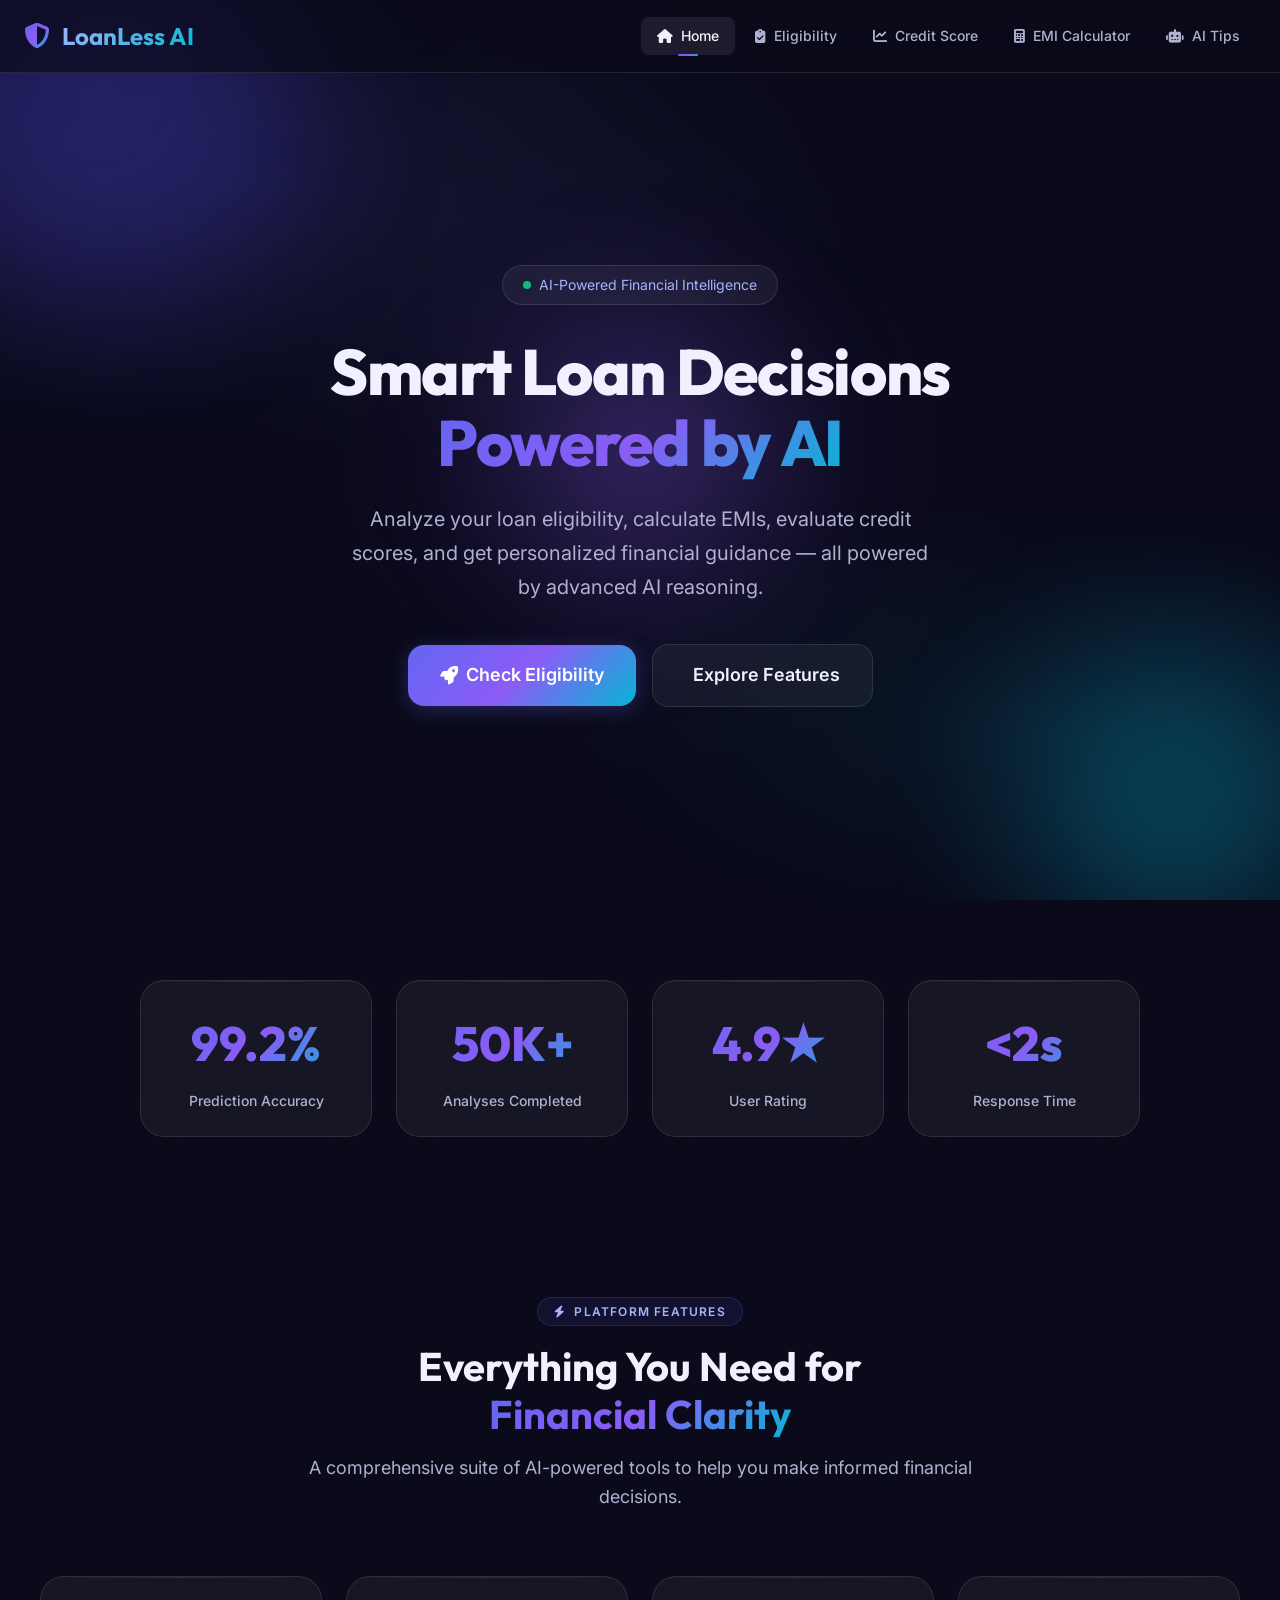
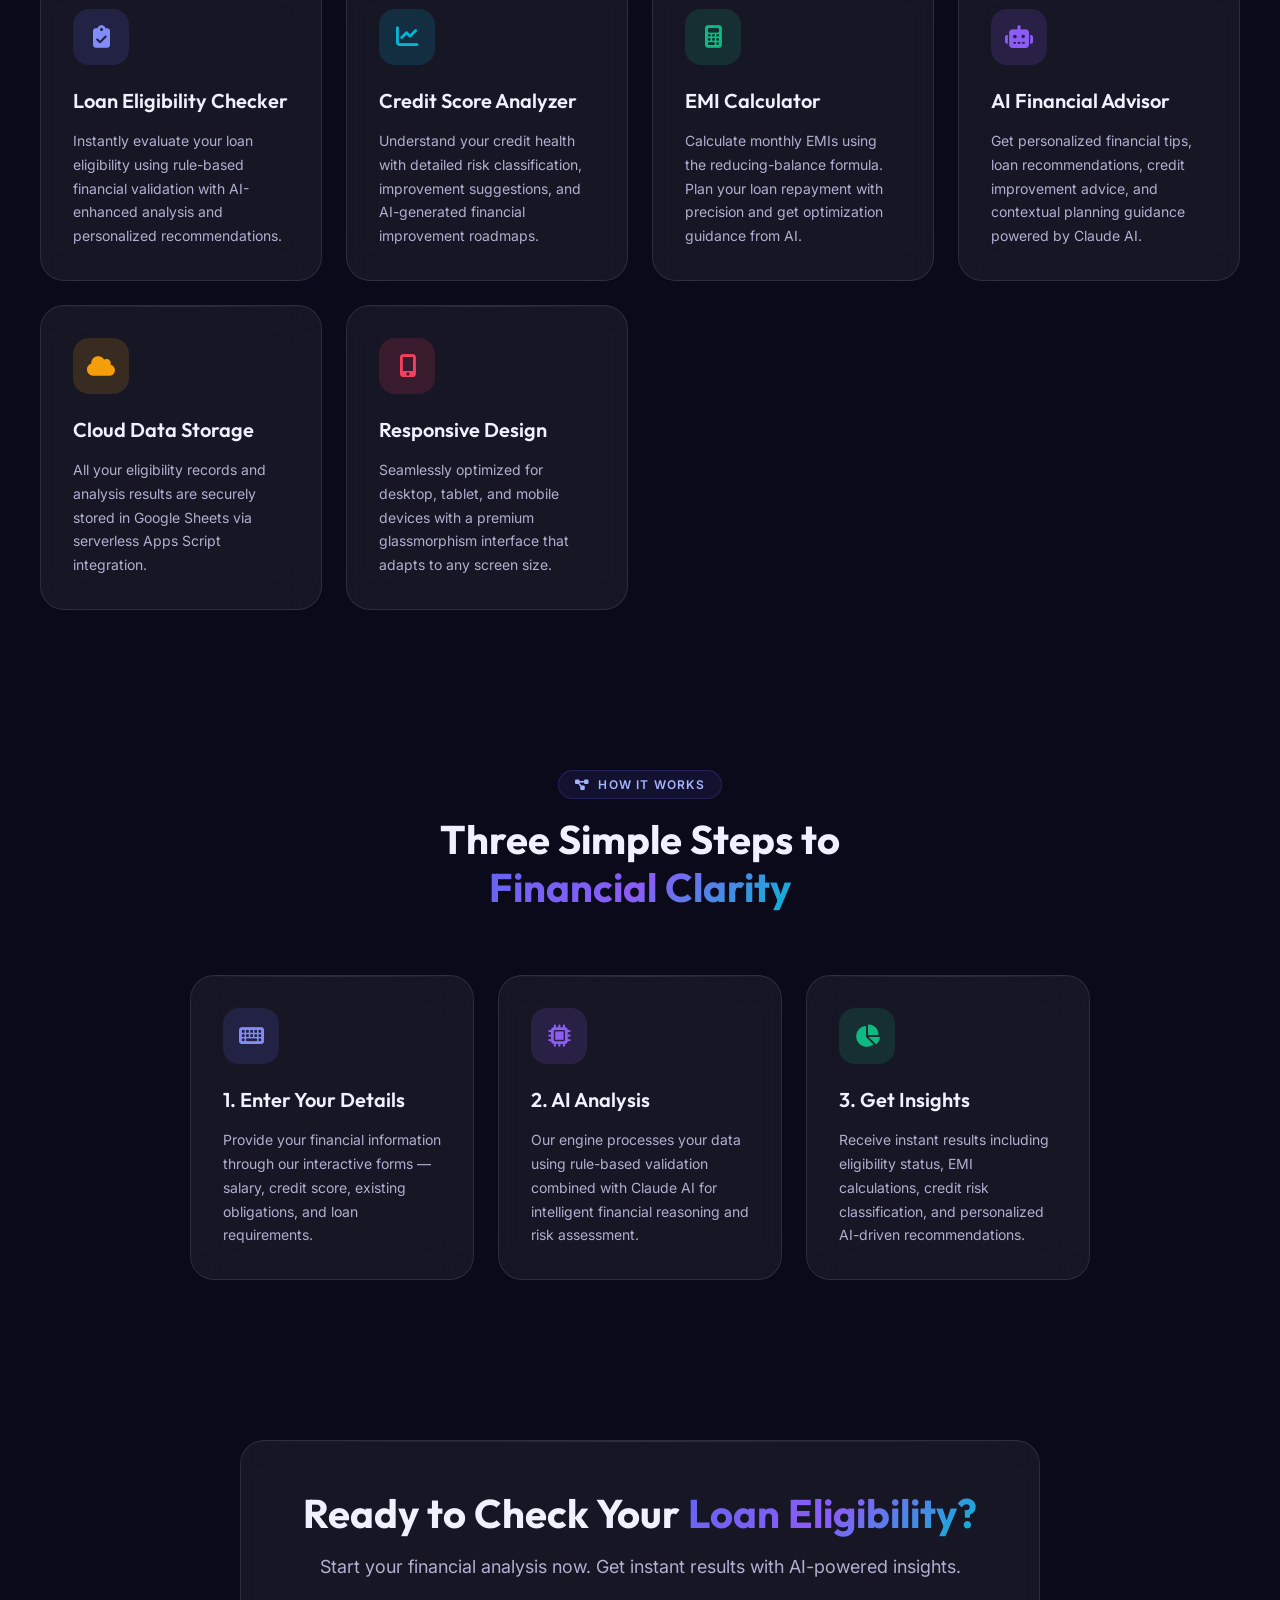
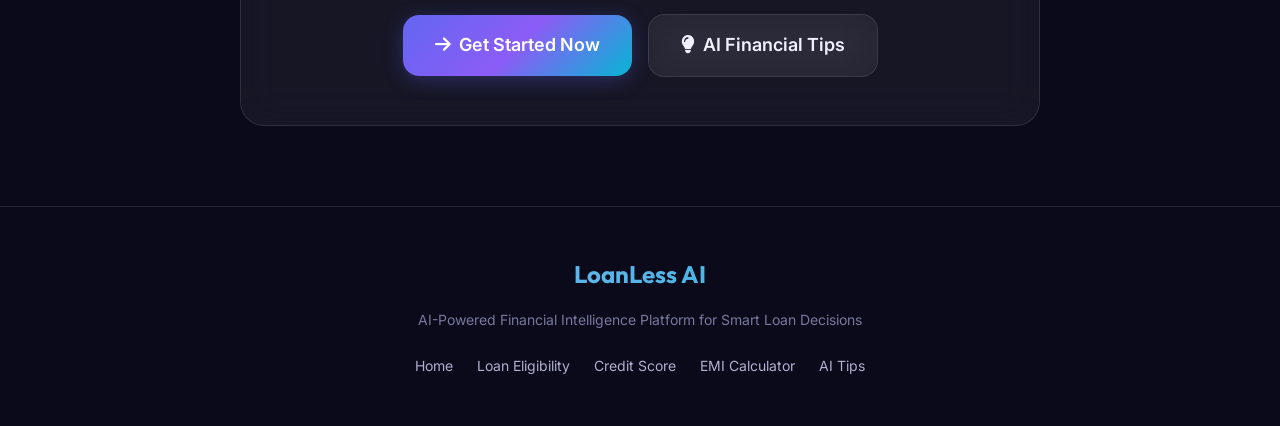
<file: index.html>
<!DOCTYPE html>
<html lang="en">
<head>
  <meta charset="UTF-8">
  <meta name="viewport" content="width=device-width, initial-scale=1.0">
  <meta name="description" content="AI-Powered Loan Eligibility Checker - Intelligent financial analysis, EMI calculation, credit score evaluation, and AI-powered financial guidance.">
  <title>LoanLess AI — Intelligent Financial Analysis Platform</title>
  <link rel="stylesheet" href="styles.css">
  <link rel="stylesheet" href="https://cdnjs.cloudflare.com/ajax/libs/font-awesome/6.5.1/css/all.min.css">
</head>
<body>

  <!-- Background Orbs -->
  <div class="bg-orbs">
    <div class="orb orb-1"></div>
    <div class="orb orb-2"></div>
    <div class="orb orb-3"></div>
  </div>

  <!-- Navigation -->
  <nav class="navbar" id="navbar">
    <div class="nav-container">
      <a href="index.html" class="nav-logo">
        <i class="fas fa-shield-halved"></i>
        <span>LoanLess AI</span>
      </a>
      <ul class="nav-links" id="navLinks">
        <li><a href="index.html" class="active"><i class="fas fa-home"></i> Home</a></li>
        <li><a href="eligibility.html"><i class="fas fa-clipboard-check"></i> Eligibility</a></li>
        <li><a href="credit-score.html"><i class="fas fa-chart-line"></i> Credit Score</a></li>
        <li><a href="emi-calculator.html"><i class="fas fa-calculator"></i> EMI Calculator</a></li>
        <li><a href="ai-tips.html"><i class="fas fa-robot"></i> AI Tips</a></li>
      </ul>
      <button class="nav-toggle" id="navToggle" aria-label="Toggle navigation">
        <span></span><span></span><span></span>
      </button>
    </div>
  </nav>

  <!-- Main Content -->
  <main class="main-content">

    <!-- Hero Section -->
    <section class="hero">
      <div class="hero-content">
        <div class="hero-badge">
          <span class="pulse-dot"></span>
          AI-Powered Financial Intelligence
        </div>
        <h1>
          Smart Loan Decisions<br>
          <span class="gradient-text">Powered by AI</span>
        </h1>
        <p>
          Analyze your loan eligibility, calculate EMIs, evaluate credit scores,
          and get personalized financial guidance — all powered by advanced AI reasoning.
        </p>
        <div class="hero-actions">
          <a href="eligibility.html" class="btn btn-primary btn-lg">
            <i class="fas fa-rocket"></i> Check Eligibility
          </a>
          <a href="#features" class="btn btn-secondary btn-lg">
            <i class="fas fa-sparkles"></i> Explore Features
          </a>
        </div>
      </div>
    </section>

    <!-- Stats Section -->
    <section class="section">
      <div class="stats-grid">
        <div class="stat-item glass-card animate-on-scroll">
          <div class="stat-number">99.2%</div>
          <div class="stat-label">Prediction Accuracy</div>
        </div>
        <div class="stat-item glass-card animate-on-scroll animate-delay-1">
          <div class="stat-number">50K+</div>
          <div class="stat-label">Analyses Completed</div>
        </div>
        <div class="stat-item glass-card animate-on-scroll animate-delay-2">
          <div class="stat-number">4.9★</div>
          <div class="stat-label">User Rating</div>
        </div>
        <div class="stat-item glass-card animate-on-scroll animate-delay-3">
          <div class="stat-number">&lt;2s</div>
          <div class="stat-label">Response Time</div>
        </div>
      </div>
    </section>

    <!-- Features Section -->
    <section class="section" id="features">
      <div class="section-header animate-on-scroll">
        <span class="section-label"><i class="fas fa-bolt"></i> Platform Features</span>
        <h2 class="section-title">Everything You Need for<br><span class="text-gradient">Financial Clarity</span></h2>
        <p class="section-subtitle">
          A comprehensive suite of AI-powered tools to help you make informed financial decisions.
        </p>
      </div>

      <div class="features-grid">
        <div class="glass-card feature-card animate-on-scroll">
          <div class="feature-icon icon-indigo">
            <i class="fas fa-clipboard-check"></i>
          </div>
          <h3>Loan Eligibility Checker</h3>
          <p>Instantly evaluate your loan eligibility using rule-based financial validation with AI-enhanced analysis and personalized recommendations.</p>
        </div>

        <div class="glass-card feature-card animate-on-scroll animate-delay-1">
          <div class="feature-icon icon-cyan">
            <i class="fas fa-chart-line"></i>
          </div>
          <h3>Credit Score Analyzer</h3>
          <p>Understand your credit health with detailed risk classification, improvement suggestions, and AI-generated financial improvement roadmaps.</p>
        </div>

        <div class="glass-card feature-card animate-on-scroll animate-delay-2">
          <div class="feature-icon icon-emerald">
            <i class="fas fa-calculator"></i>
          </div>
          <h3>EMI Calculator</h3>
          <p>Calculate monthly EMIs using the reducing-balance formula. Plan your loan repayment with precision and get optimization guidance from AI.</p>
        </div>

        <div class="glass-card feature-card animate-on-scroll animate-delay-3">
          <div class="feature-icon icon-violet">
            <i class="fas fa-robot"></i>
          </div>
          <h3>AI Financial Advisor</h3>
          <p>Get personalized financial tips, loan recommendations, credit improvement advice, and contextual planning guidance powered by Claude AI.</p>
        </div>

        <div class="glass-card feature-card animate-on-scroll animate-delay-1">
          <div class="feature-icon icon-amber">
            <i class="fas fa-cloud"></i>
          </div>
          <h3>Cloud Data Storage</h3>
          <p>All your eligibility records and analysis results are securely stored in Google Sheets via serverless Apps Script integration.</p>
        </div>

        <div class="glass-card feature-card animate-on-scroll animate-delay-2">
          <div class="feature-icon icon-rose">
            <i class="fas fa-mobile-screen-button"></i>
          </div>
          <h3>Responsive Design</h3>
          <p>Seamlessly optimized for desktop, tablet, and mobile devices with a premium glassmorphism interface that adapts to any screen size.</p>
        </div>
      </div>
    </section>

    <!-- How It Works -->
    <section class="section">
      <div class="section-header animate-on-scroll">
        <span class="section-label"><i class="fas fa-diagram-project"></i> How It Works</span>
        <h2 class="section-title">Three Simple Steps to<br><span class="text-gradient">Financial Clarity</span></h2>
      </div>

      <div class="features-grid" style="max-width: 900px;">
        <div class="glass-card feature-card animate-on-scroll">
          <div class="feature-icon icon-indigo">
            <i class="fas fa-keyboard"></i>
          </div>
          <h3>1. Enter Your Details</h3>
          <p>Provide your financial information through our interactive forms — salary, credit score, existing obligations, and loan requirements.</p>
        </div>

        <div class="glass-card feature-card animate-on-scroll animate-delay-1">
          <div class="feature-icon icon-violet">
            <i class="fas fa-microchip"></i>
          </div>
          <h3>2. AI Analysis</h3>
          <p>Our engine processes your data using rule-based validation combined with Claude AI for intelligent financial reasoning and risk assessment.</p>
        </div>

        <div class="glass-card feature-card animate-on-scroll animate-delay-2">
          <div class="feature-icon icon-emerald">
            <i class="fas fa-chart-pie"></i>
          </div>
          <h3>3. Get Insights</h3>
          <p>Receive instant results including eligibility status, EMI calculations, credit risk classification, and personalized AI-driven recommendations.</p>
        </div>
      </div>
    </section>

    <!-- CTA Section -->
    <section class="section">
      <div class="glass-card animate-on-scroll" style="max-width: 800px; margin: 0 auto; text-align: center; padding: var(--space-12);">
        <h2 class="section-title" style="margin-bottom: var(--space-4);">Ready to Check Your <span class="text-gradient">Loan Eligibility?</span></h2>
        <p class="section-subtitle" style="margin-bottom: var(--space-8);">
          Start your financial analysis now. Get instant results with AI-powered insights.
        </p>
        <div class="hero-actions">
          <a href="eligibility.html" class="btn btn-primary btn-lg">
            <i class="fas fa-arrow-right"></i> Get Started Now
          </a>
          <a href="ai-tips.html" class="btn btn-secondary btn-lg">
            <i class="fas fa-lightbulb"></i> AI Financial Tips
          </a>
        </div>
      </div>
    </section>

  </main>

  <!-- Footer -->
  <footer class="footer">
    <div class="footer-content">
      <div class="footer-logo">LoanLess AI</div>
      <p class="footer-text">AI-Powered Financial Intelligence Platform for Smart Loan Decisions</p>
      <div class="footer-links">
        <a href="index.html">Home</a>
        <a href="eligibility.html">Loan Eligibility</a>
        <a href="credit-score.html">Credit Score</a>
        <a href="emi-calculator.html">EMI Calculator</a>
        <a href="ai-tips.html">AI Tips</a>
      </div>
    </div>
  </footer>

  <script src="script.js"></script>
</body>
</html>
</file>
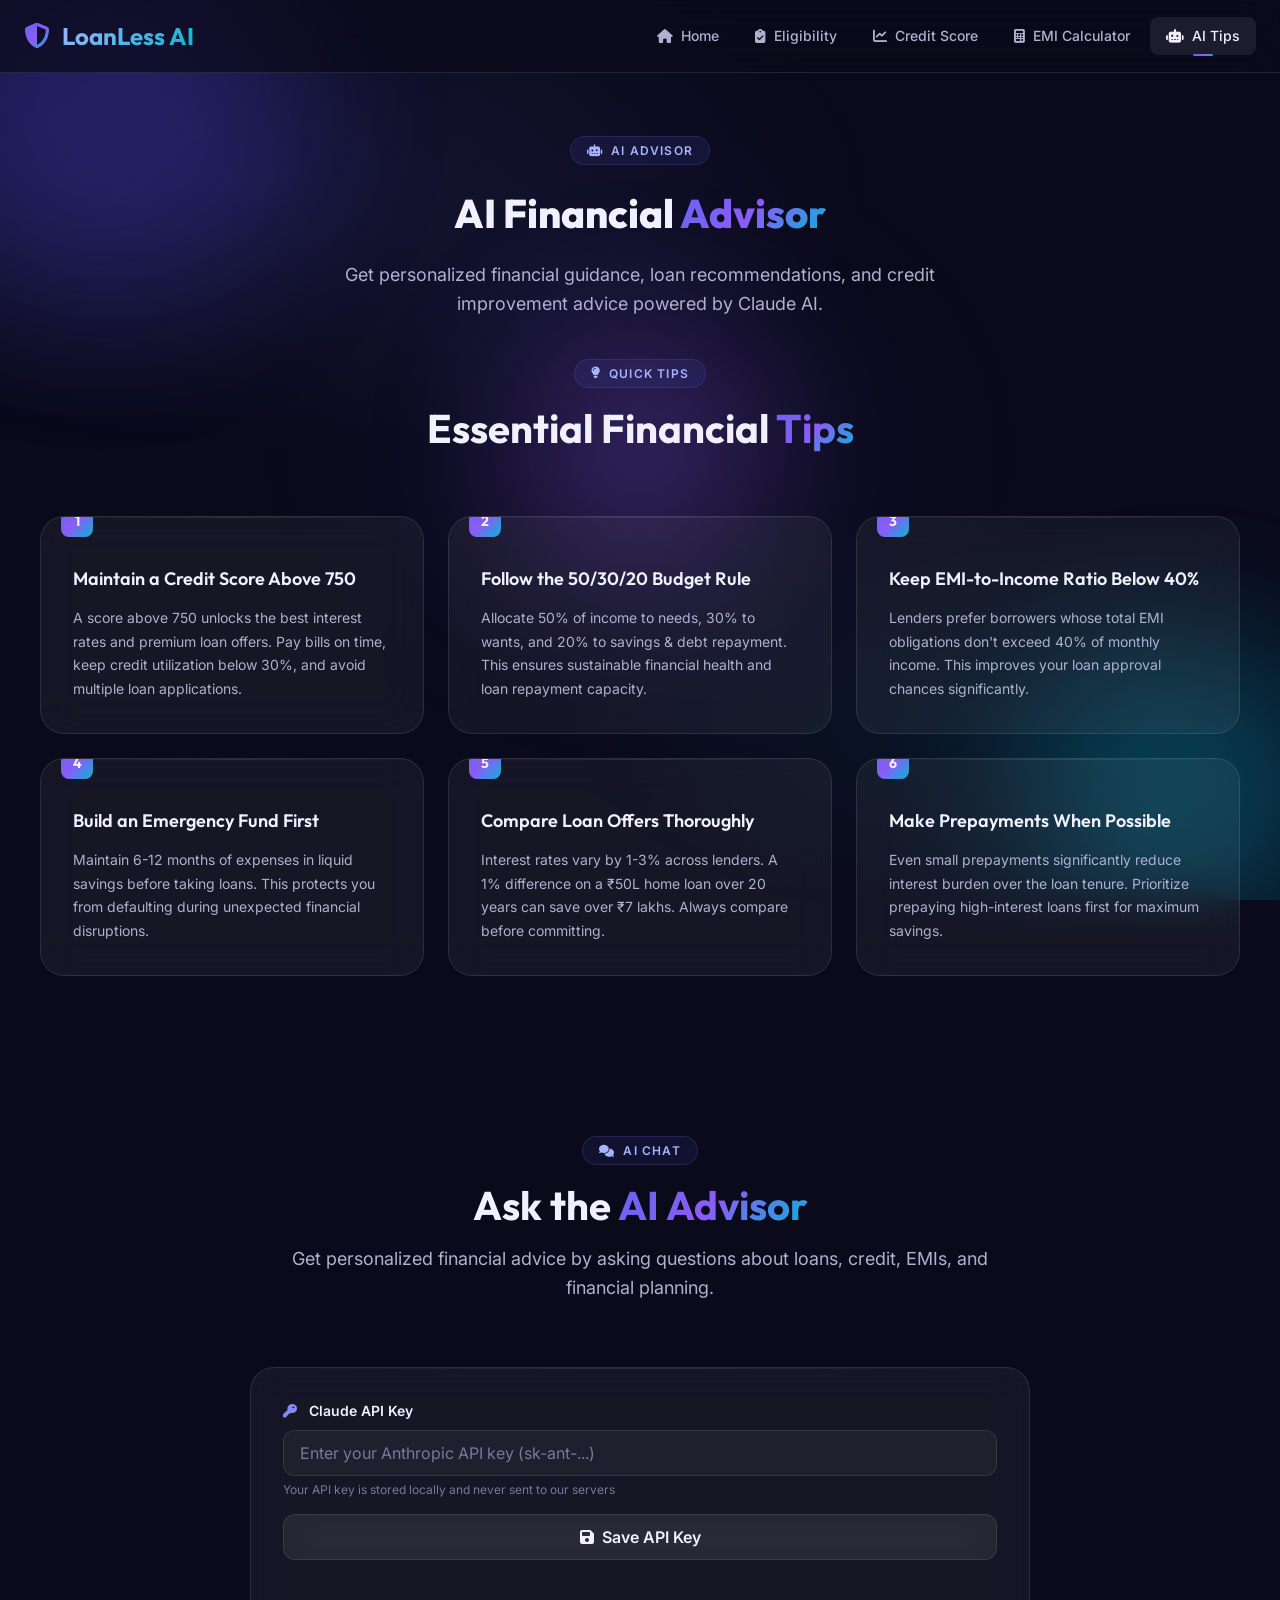
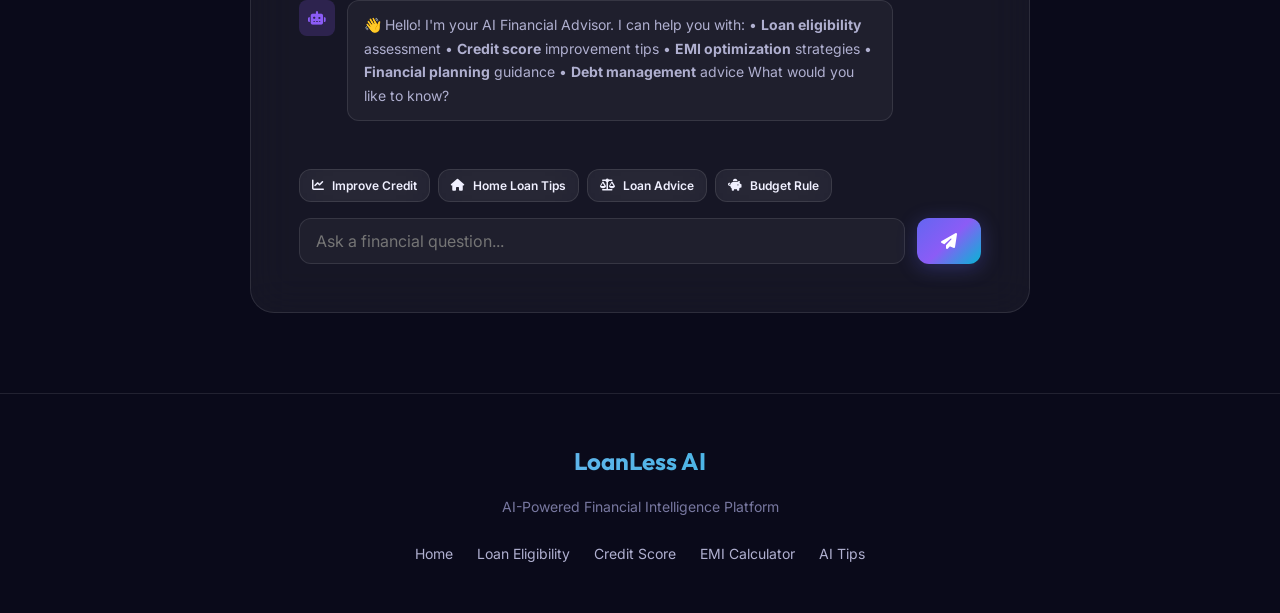
<file: ai-tips.html>
<!DOCTYPE html>
<html lang="en">
<head>
  <meta charset="UTF-8">
  <meta name="viewport" content="width=device-width, initial-scale=1.0">
  <meta name="description" content="Get personalized AI-powered financial tips, loan recommendations, and credit improvement advice from Claude AI.">
  <title>AI Financial Tips — LoanLess AI</title>
  <link rel="stylesheet" href="styles.css">
  <link rel="stylesheet" href="https://cdnjs.cloudflare.com/ajax/libs/font-awesome/6.5.1/css/all.min.css">
</head>
<body>

  <div class="bg-orbs">
    <div class="orb orb-1"></div>
    <div class="orb orb-2"></div>
    <div class="orb orb-3"></div>
  </div>

  <!-- Navigation -->
  <nav class="navbar" id="navbar">
    <div class="nav-container">
      <a href="index.html" class="nav-logo">
        <i class="fas fa-shield-halved"></i>
        <span>LoanLess AI</span>
      </a>
      <ul class="nav-links" id="navLinks">
        <li><a href="index.html"><i class="fas fa-home"></i> Home</a></li>
        <li><a href="eligibility.html"><i class="fas fa-clipboard-check"></i> Eligibility</a></li>
        <li><a href="credit-score.html"><i class="fas fa-chart-line"></i> Credit Score</a></li>
        <li><a href="emi-calculator.html"><i class="fas fa-calculator"></i> EMI Calculator</a></li>
        <li><a href="ai-tips.html" class="active"><i class="fas fa-robot"></i> AI Tips</a></li>
      </ul>
      <button class="nav-toggle" id="navToggle" aria-label="Toggle navigation">
        <span></span><span></span><span></span>
      </button>
    </div>
  </nav>

  <main class="main-content">

    <div class="page-header">
      <span class="section-label"><i class="fas fa-robot"></i> AI Advisor</span>
      <h1>AI Financial <span class="text-gradient">Advisor</span></h1>
      <p>Get personalized financial guidance, loan recommendations, and credit improvement advice powered by Claude AI.</p>
    </div>

    <!-- Quick Tips Section -->
    <section class="section" style="padding-top: 0;">
      <div class="section-header animate-on-scroll">
        <span class="section-label"><i class="fas fa-lightbulb"></i> Quick Tips</span>
        <h2 class="section-title">Essential Financial <span class="text-gradient">Tips</span></h2>
      </div>

      <div class="tips-grid">
        <div class="glass-card tip-card animate-on-scroll">
          <span class="tip-number">1</span>
          <h3 style="margin-top: var(--space-4);">Maintain a Credit Score Above 750</h3>
          <p>A score above 750 unlocks the best interest rates and premium loan offers. Pay bills on time, keep credit utilization below 30%, and avoid multiple loan applications.</p>
        </div>
        <div class="glass-card tip-card animate-on-scroll animate-delay-1">
          <span class="tip-number">2</span>
          <h3 style="margin-top: var(--space-4);">Follow the 50/30/20 Budget Rule</h3>
          <p>Allocate 50% of income to needs, 30% to wants, and 20% to savings & debt repayment. This ensures sustainable financial health and loan repayment capacity.</p>
        </div>
        <div class="glass-card tip-card animate-on-scroll animate-delay-2">
          <span class="tip-number">3</span>
          <h3 style="margin-top: var(--space-4);">Keep EMI-to-Income Ratio Below 40%</h3>
          <p>Lenders prefer borrowers whose total EMI obligations don't exceed 40% of monthly income. This improves your loan approval chances significantly.</p>
        </div>
        <div class="glass-card tip-card animate-on-scroll animate-delay-3">
          <span class="tip-number">4</span>
          <h3 style="margin-top: var(--space-4);">Build an Emergency Fund First</h3>
          <p>Maintain 6-12 months of expenses in liquid savings before taking loans. This protects you from defaulting during unexpected financial disruptions.</p>
        </div>
        <div class="glass-card tip-card animate-on-scroll animate-delay-1">
          <span class="tip-number">5</span>
          <h3 style="margin-top: var(--space-4);">Compare Loan Offers Thoroughly</h3>
          <p>Interest rates vary by 1-3% across lenders. A 1% difference on a ₹50L home loan over 20 years can save over ₹7 lakhs. Always compare before committing.</p>
        </div>
        <div class="glass-card tip-card animate-on-scroll animate-delay-2">
          <span class="tip-number">6</span>
          <h3 style="margin-top: var(--space-4);">Make Prepayments When Possible</h3>
          <p>Even small prepayments significantly reduce interest burden over the loan tenure. Prioritize prepaying high-interest loans first for maximum savings.</p>
        </div>
      </div>
    </section>

    <!-- AI Chat Section -->
    <section class="section">
      <div class="section-header animate-on-scroll">
        <span class="section-label"><i class="fas fa-comments"></i> AI Chat</span>
        <h2 class="section-title">Ask the <span class="text-gradient">AI Advisor</span></h2>
        <p class="section-subtitle">Get personalized financial advice by asking questions about loans, credit, EMIs, and financial planning.</p>
      </div>

      <div class="chat-container">
        <div class="glass-card">
          <!-- API Key Configuration -->
          <div id="apiKeySection" style="margin-bottom: var(--space-6);">
            <div class="form-group" style="margin-bottom: var(--space-3);">
              <label class="form-label" for="claudeApiKey">
                <i class="fas fa-key"></i> Claude API Key
              </label>
              <input type="password" class="form-input" id="claudeApiKey" placeholder="Enter your Anthropic API key (sk-ant-...)">
              <span class="form-hint">Your API key is stored locally and never sent to our servers</span>
            </div>
            <button class="btn btn-secondary" onclick="saveApiKey()" style="width: 100%; justify-content: center;">
              <i class="fas fa-save"></i> Save API Key
            </button>
          </div>

          <!-- Chat Messages -->
          <div class="chat-messages" id="chatMessages">
            <div class="chat-message ai">
              <div class="chat-avatar ai"><i class="fas fa-robot"></i></div>
              <div class="chat-bubble">
                👋 Hello! I'm your AI Financial Advisor. I can help you with:

• <strong>Loan eligibility</strong> assessment
• <strong>Credit score</strong> improvement tips
• <strong>EMI optimization</strong> strategies
• <strong>Financial planning</strong> guidance
• <strong>Debt management</strong> advice

What would you like to know?
              </div>
            </div>
          </div>

          <!-- Quick Prompts -->
          <div style="display: flex; gap: var(--space-2); flex-wrap: wrap; margin-bottom: var(--space-4); padding: 0 var(--space-4);">
            <button class="btn btn-secondary" style="font-size: var(--fs-xs); padding: var(--space-2) var(--space-3);" onclick="sendQuickPrompt('How can I improve my credit score from 650 to 750?')">
              <i class="fas fa-chart-line"></i> Improve Credit
            </button>
            <button class="btn btn-secondary" style="font-size: var(--fs-xs); padding: var(--space-2) var(--space-3);" onclick="sendQuickPrompt('What is the best strategy to pay off a home loan of 50 lakhs faster?')">
              <i class="fas fa-house"></i> Home Loan Tips
            </button>
            <button class="btn btn-secondary" style="font-size: var(--fs-xs); padding: var(--space-2) var(--space-3);" onclick="sendQuickPrompt('Should I take a personal loan at 12% interest rate with a salary of 60000?')">
              <i class="fas fa-scale-balanced"></i> Loan Advice
            </button>
            <button class="btn btn-secondary" style="font-size: var(--fs-xs); padding: var(--space-2) var(--space-3);" onclick="sendQuickPrompt('Explain the 50/30/20 budgeting rule and how it applies to loan repayment')">
              <i class="fas fa-piggy-bank"></i> Budget Rule
            </button>
          </div>

          <!-- Chat Input -->
          <div class="chat-input-area" style="padding: 0 var(--space-4) var(--space-4);">
            <input type="text" class="chat-input" id="chatInput" placeholder="Ask a financial question..." onkeypress="if(event.key==='Enter') sendChatMessage()">
            <button class="btn btn-primary" onclick="sendChatMessage()" id="sendBtn">
              <i class="fas fa-paper-plane"></i>
            </button>
          </div>
        </div>
      </div>
    </section>

  </main>

  <footer class="footer">
    <div class="footer-content">
      <div class="footer-logo">LoanLess AI</div>
      <p class="footer-text">AI-Powered Financial Intelligence Platform</p>
      <div class="footer-links">
        <a href="index.html">Home</a>
        <a href="eligibility.html">Loan Eligibility</a>
        <a href="credit-score.html">Credit Score</a>
        <a href="emi-calculator.html">EMI Calculator</a>
        <a href="ai-tips.html">AI Tips</a>
      </div>
    </div>
  </footer>

  <script src="script.js"></script>
</body>
</html>
</file>
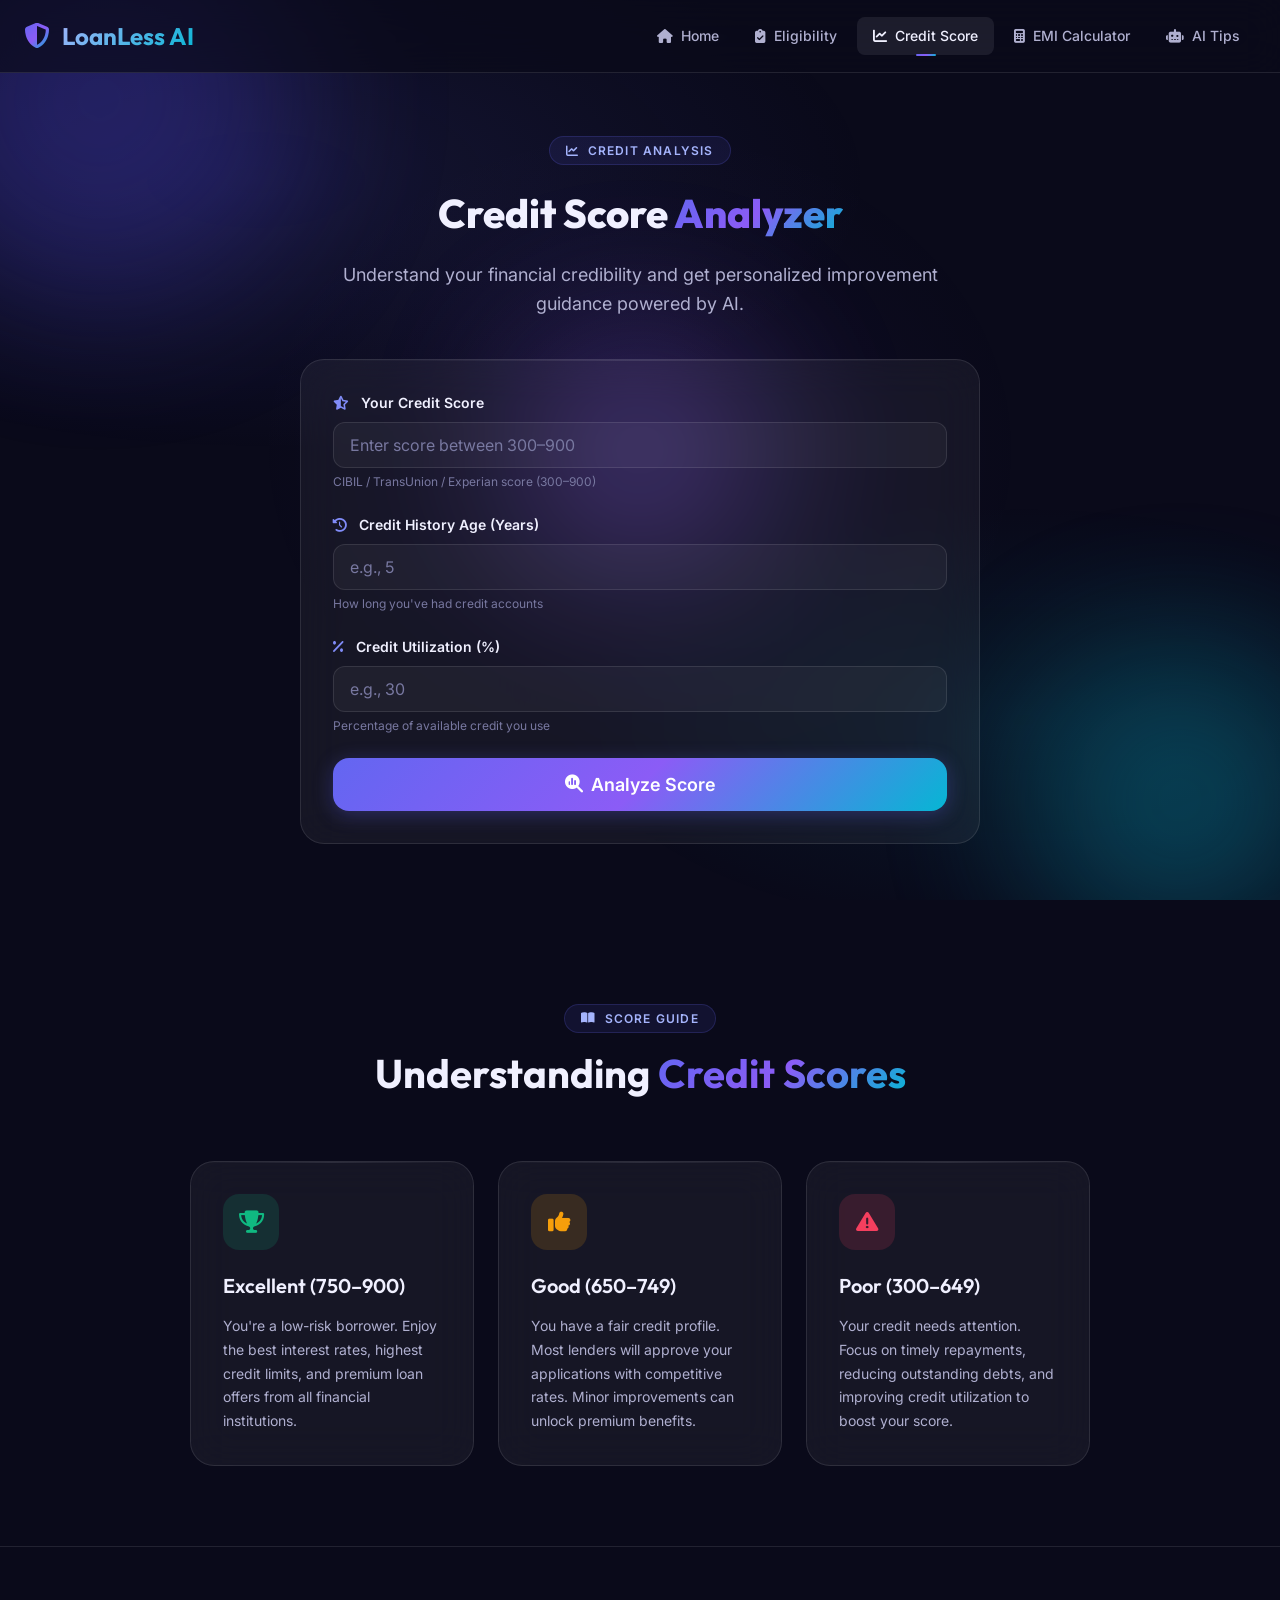
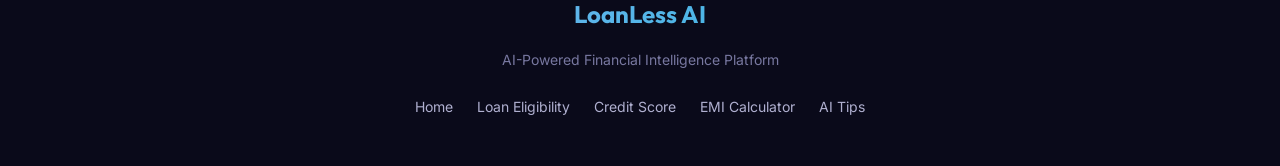
<file: credit-score.html>
<!DOCTYPE html>
<html lang="en">
<head>
  <meta charset="UTF-8">
  <meta name="viewport" content="width=device-width, initial-scale=1.0">
  <meta name="description" content="Analyze your credit score with AI-powered risk classification. Get financial improvement guidance and recommendations.">
  <title>Credit Score Analyzer — LoanLess AI</title>
  <link rel="stylesheet" href="styles.css">
  <link rel="stylesheet" href="https://cdnjs.cloudflare.com/ajax/libs/font-awesome/6.5.1/css/all.min.css">
</head>
<body>

  <div class="bg-orbs">
    <div class="orb orb-1"></div>
    <div class="orb orb-2"></div>
    <div class="orb orb-3"></div>
  </div>

  <!-- Navigation -->
  <nav class="navbar" id="navbar">
    <div class="nav-container">
      <a href="index.html" class="nav-logo">
        <i class="fas fa-shield-halved"></i>
        <span>LoanLess AI</span>
      </a>
      <ul class="nav-links" id="navLinks">
        <li><a href="index.html"><i class="fas fa-home"></i> Home</a></li>
        <li><a href="eligibility.html"><i class="fas fa-clipboard-check"></i> Eligibility</a></li>
        <li><a href="credit-score.html" class="active"><i class="fas fa-chart-line"></i> Credit Score</a></li>
        <li><a href="emi-calculator.html"><i class="fas fa-calculator"></i> EMI Calculator</a></li>
        <li><a href="ai-tips.html"><i class="fas fa-robot"></i> AI Tips</a></li>
      </ul>
      <button class="nav-toggle" id="navToggle" aria-label="Toggle navigation">
        <span></span><span></span><span></span>
      </button>
    </div>
  </nav>

  <main class="main-content">

    <div class="page-header">
      <span class="section-label"><i class="fas fa-chart-line"></i> Credit Analysis</span>
      <h1>Credit Score <span class="text-gradient">Analyzer</span></h1>
      <p>Understand your financial credibility and get personalized improvement guidance powered by AI.</p>
    </div>

    <section class="section" style="padding-top: 0;">
      <div class="form-container">
        <div class="glass-card">
          <form id="creditScoreForm" novalidate>
            <div class="form-group">
              <label class="form-label" for="creditScoreInput">
                <i class="fas fa-star-half-stroke"></i> Your Credit Score
              </label>
              <input type="number" class="form-input" id="creditScoreInput" placeholder="Enter score between 300–900" min="300" max="900" required>
              <span class="form-hint">CIBIL / TransUnion / Experian score (300–900)</span>
            </div>

            <div class="form-group">
              <label class="form-label" for="creditAge">
                <i class="fas fa-clock-rotate-left"></i> Credit History Age (Years)
              </label>
              <input type="number" class="form-input" id="creditAge" placeholder="e.g., 5" min="0" max="50">
              <span class="form-hint">How long you've had credit accounts</span>
            </div>

            <div class="form-group">
              <label class="form-label" for="creditUtil">
                <i class="fas fa-percent"></i> Credit Utilization (%)
              </label>
              <input type="number" class="form-input" id="creditUtil" placeholder="e.g., 30" min="0" max="100">
              <span class="form-hint">Percentage of available credit you use</span>
            </div>

            <button type="submit" class="btn btn-primary btn-lg" style="width: 100%; justify-content: center;">
              <i class="fas fa-magnifying-glass-chart"></i> Analyze Score
            </button>
          </form>
        </div>

        <!-- Credit Score Result -->
        <div class="result-panel" id="creditResult">
          <div class="result-card neutral">

            <!-- Score Gauge -->
            <div class="gauge-container">
              <div class="gauge">
                <svg viewBox="0 0 220 120" style="width: 100%; height: 100%;">
                  <!-- Background arc -->
                  <path d="M 20 110 A 90 90 0 0 1 200 110" fill="none" stroke="rgba(255,255,255,0.06)" stroke-width="14" stroke-linecap="round"/>
                  <!-- Filled arc -->
                  <path id="gaugeArc" d="M 20 110 A 90 90 0 0 1 200 110" fill="none" stroke="url(#gaugeGradient)" stroke-width="14" stroke-linecap="round" stroke-dasharray="283" stroke-dashoffset="283" class="gauge-fill"/>
                  <defs>
                    <linearGradient id="gaugeGradient" x1="0%" y1="0%" x2="100%" y2="0%">
                      <stop offset="0%" stop-color="#f43f5e"/>
                      <stop offset="50%" stop-color="#f59e0b"/>
                      <stop offset="100%" stop-color="#10b981"/>
                    </linearGradient>
                  </defs>
                </svg>
                <div class="gauge-label">
                  <span class="gauge-value" id="gaugeScore">—</span>
                  <span class="gauge-text">Credit Score</span>
                </div>
              </div>
            </div>

            <div class="result-header" style="justify-content: center;">
              <div style="text-align: center;">
                <div class="result-title" id="creditTitle"></div>
                <div class="result-subtitle" id="creditSubtitle"></div>
              </div>
            </div>

            <div class="result-details" id="creditDetails">
              <!-- Dynamically populated -->
            </div>

            <!-- Recommendations -->
            <div id="creditRecommendations" style="margin-top: var(--space-6);"></div>

            <!-- AI Analysis -->
            <div class="ai-response" id="creditAiAnalysis">
              <div class="ai-response-header">
                <span class="ai-badge"><i class="fas fa-wand-magic-sparkles"></i> AI Credit Advisor</span>
              </div>
              <div class="ai-response-content" id="creditAiContent">
                <div class="ai-loading">
                  <div class="spinner"></div>
                  Generating credit improvement plan...
                </div>
              </div>
            </div>
          </div>
        </div>
      </div>
    </section>

    <!-- Credit Score Guide -->
    <section class="section">
      <div class="section-header animate-on-scroll">
        <span class="section-label"><i class="fas fa-book-open"></i> Score Guide</span>
        <h2 class="section-title">Understanding <span class="text-gradient">Credit Scores</span></h2>
      </div>

      <div class="features-grid" style="max-width: 900px;">
        <div class="glass-card feature-card animate-on-scroll">
          <div class="feature-icon icon-emerald">
            <i class="fas fa-trophy"></i>
          </div>
          <h3>Excellent (750–900)</h3>
          <p>You're a low-risk borrower. Enjoy the best interest rates, highest credit limits, and premium loan offers from all financial institutions.</p>
        </div>
        <div class="glass-card feature-card animate-on-scroll animate-delay-1">
          <div class="feature-icon icon-amber">
            <i class="fas fa-thumbs-up"></i>
          </div>
          <h3>Good (650–749)</h3>
          <p>You have a fair credit profile. Most lenders will approve your applications with competitive rates. Minor improvements can unlock premium benefits.</p>
        </div>
        <div class="glass-card feature-card animate-on-scroll animate-delay-2">
          <div class="feature-icon icon-rose">
            <i class="fas fa-triangle-exclamation"></i>
          </div>
          <h3>Poor (300–649)</h3>
          <p>Your credit needs attention. Focus on timely repayments, reducing outstanding debts, and improving credit utilization to boost your score.</p>
        </div>
      </div>
    </section>

  </main>

  <footer class="footer">
    <div class="footer-content">
      <div class="footer-logo">LoanLess AI</div>
      <p class="footer-text">AI-Powered Financial Intelligence Platform</p>
      <div class="footer-links">
        <a href="index.html">Home</a>
        <a href="eligibility.html">Loan Eligibility</a>
        <a href="credit-score.html">Credit Score</a>
        <a href="emi-calculator.html">EMI Calculator</a>
        <a href="ai-tips.html">AI Tips</a>
      </div>
    </div>
  </footer>

  <script src="script.js"></script>
</body>
</html>
</file>
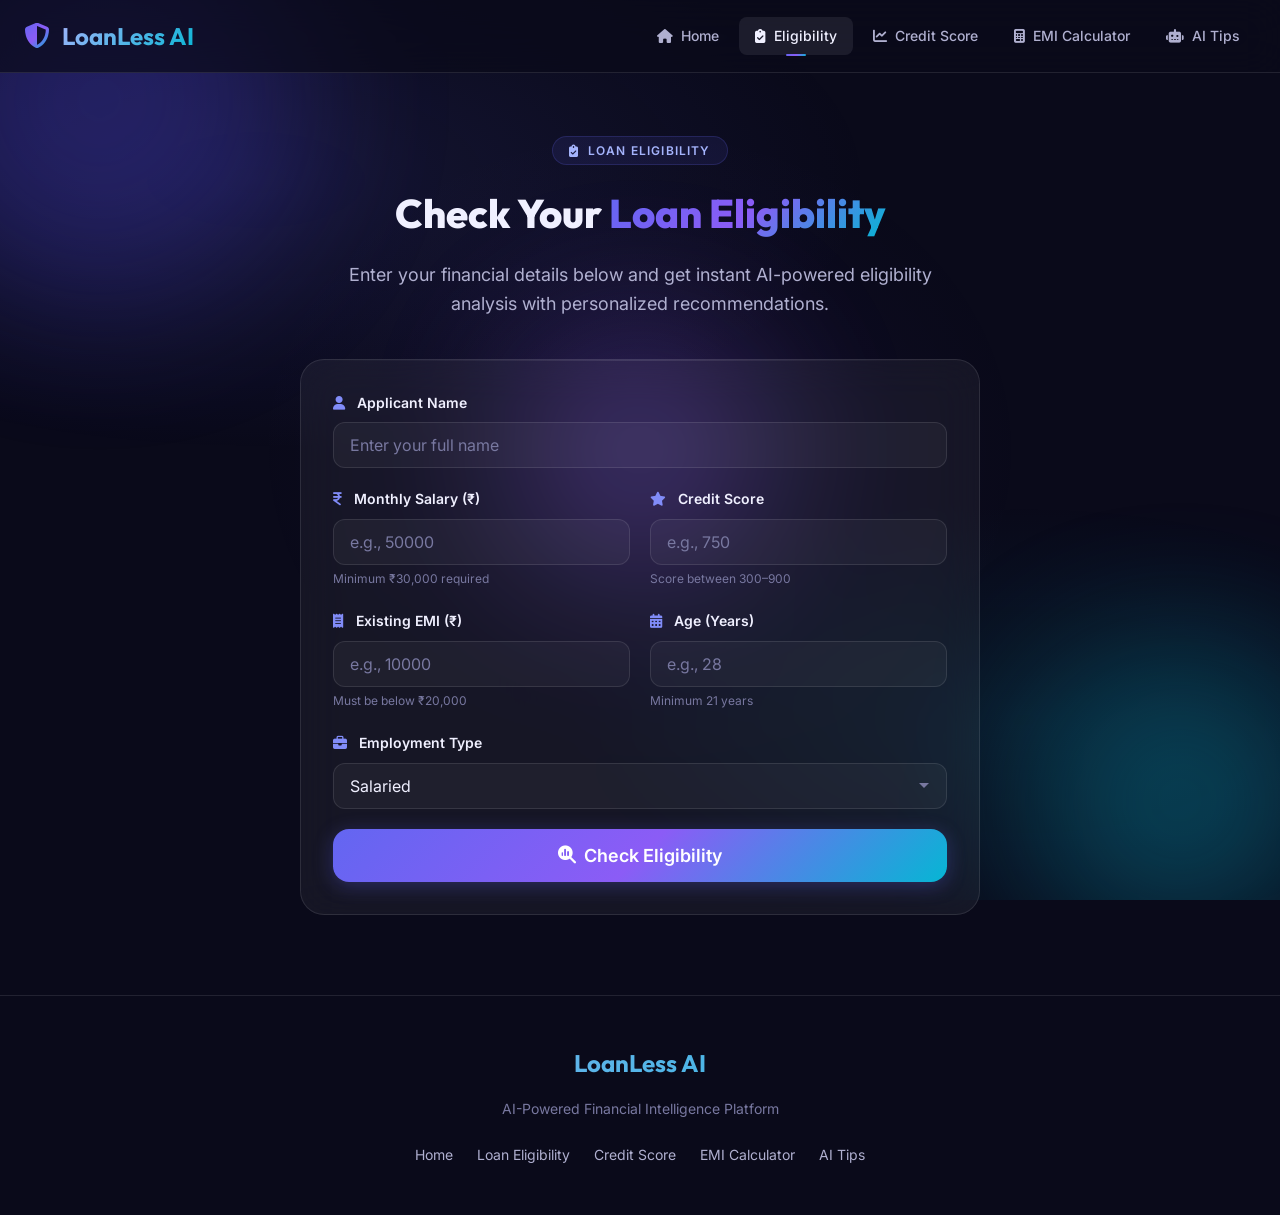
<file: eligibility.html>
<!DOCTYPE html>
<html lang="en">
<head>
  <meta charset="UTF-8">
  <meta name="viewport" content="width=device-width, initial-scale=1.0">
  <meta name="description" content="Check your loan eligibility instantly with AI-powered analysis. Get personalized recommendations and risk assessment.">
  <title>Loan Eligibility Checker — LoanLess AI</title>
  <link rel="stylesheet" href="styles.css">
  <link rel="stylesheet" href="https://cdnjs.cloudflare.com/ajax/libs/font-awesome/6.5.1/css/all.min.css">
</head>
<body>

  <div class="bg-orbs">
    <div class="orb orb-1"></div>
    <div class="orb orb-2"></div>
    <div class="orb orb-3"></div>
  </div>

  <!-- Navigation -->
  <nav class="navbar" id="navbar">
    <div class="nav-container">
      <a href="index.html" class="nav-logo">
        <i class="fas fa-shield-halved"></i>
        <span>LoanLess AI</span>
      </a>
      <ul class="nav-links" id="navLinks">
        <li><a href="index.html"><i class="fas fa-home"></i> Home</a></li>
        <li><a href="eligibility.html" class="active"><i class="fas fa-clipboard-check"></i> Eligibility</a></li>
        <li><a href="credit-score.html"><i class="fas fa-chart-line"></i> Credit Score</a></li>
        <li><a href="emi-calculator.html"><i class="fas fa-calculator"></i> EMI Calculator</a></li>
        <li><a href="ai-tips.html"><i class="fas fa-robot"></i> AI Tips</a></li>
      </ul>
      <button class="nav-toggle" id="navToggle" aria-label="Toggle navigation">
        <span></span><span></span><span></span>
      </button>
    </div>
  </nav>

  <main class="main-content">

    <!-- Page Header -->
    <div class="page-header">
      <span class="section-label"><i class="fas fa-clipboard-check"></i> Loan Eligibility</span>
      <h1>Check Your <span class="text-gradient">Loan Eligibility</span></h1>
      <p>Enter your financial details below and get instant AI-powered eligibility analysis with personalized recommendations.</p>
    </div>

    <!-- Eligibility Form -->
    <section class="section" style="padding-top: 0;">
      <div class="form-container">
        <div class="glass-card">
          <form id="eligibilityForm" novalidate>
            <div class="form-group">
              <label class="form-label" for="applicantName">
                <i class="fas fa-user"></i> Applicant Name
              </label>
              <input type="text" class="form-input" id="applicantName" placeholder="Enter your full name" required>
            </div>

            <div class="form-row">
              <div class="form-group">
                <label class="form-label" for="monthlySalary">
                  <i class="fas fa-indian-rupee-sign"></i> Monthly Salary (₹)
                </label>
                <input type="number" class="form-input" id="monthlySalary" placeholder="e.g., 50000" min="0" required>
                <span class="form-hint">Minimum ₹30,000 required</span>
              </div>
              <div class="form-group">
                <label class="form-label" for="creditScoreElig">
                  <i class="fas fa-star"></i> Credit Score
                </label>
                <input type="number" class="form-input" id="creditScoreElig" placeholder="e.g., 750" min="300" max="900" required>
                <span class="form-hint">Score between 300–900</span>
              </div>
            </div>

            <div class="form-row">
              <div class="form-group">
                <label class="form-label" for="existingEMI">
                  <i class="fas fa-receipt"></i> Existing EMI (₹)
                </label>
                <input type="number" class="form-input" id="existingEMI" placeholder="e.g., 10000" min="0" required>
                <span class="form-hint">Must be below ₹20,000</span>
              </div>
              <div class="form-group">
                <label class="form-label" for="applicantAge">
                  <i class="fas fa-calendar-days"></i> Age (Years)
                </label>
                <input type="number" class="form-input" id="applicantAge" placeholder="e.g., 28" min="18" max="70" required>
                <span class="form-hint">Minimum 21 years</span>
              </div>
            </div>

            <div class="form-group">
              <label class="form-label" for="employmentType">
                <i class="fas fa-briefcase"></i> Employment Type
              </label>
              <select class="form-input" id="employmentType">
                <option value="salaried">Salaried</option>
                <option value="self-employed">Self-Employed</option>
                <option value="business">Business Owner</option>
                <option value="freelancer">Freelancer</option>
              </select>
            </div>

            <button type="submit" class="btn btn-primary btn-lg" style="width: 100%; justify-content: center;" id="checkEligibilityBtn">
              <i class="fas fa-magnifying-glass-chart"></i> Check Eligibility
            </button>
          </form>
        </div>

        <!-- Result Panel -->
        <div class="result-panel" id="eligibilityResult">
          <div class="result-card" id="resultCard">
            <div class="result-header">
              <div class="result-status-icon" id="resultStatusIcon">
                <i id="resultIcon"></i>
              </div>
              <div>
                <div class="result-title" id="resultTitle"></div>
                <div class="result-subtitle" id="resultSubtitle"></div>
              </div>
            </div>

            <div class="result-details" id="resultDetails">
              <!-- Dynamically populated -->
            </div>

            <!-- Risk Assessment Bar -->
            <div id="riskSection" style="margin-bottom: var(--space-6);">
              <div style="display: flex; justify-content: space-between; align-items: center; margin-bottom: var(--space-2);">
                <span style="font-size: var(--fs-sm); font-weight: 600;">Risk Assessment</span>
                <span style="font-size: var(--fs-xs); color: var(--text-muted);" id="riskLabel"></span>
              </div>
              <div class="progress-bar">
                <div class="progress-fill" id="riskBar" style="width: 0%;"></div>
              </div>
            </div>

            <!-- AI Analysis -->
            <div class="ai-response" id="aiAnalysis">
              <div class="ai-response-header">
                <span class="ai-badge"><i class="fas fa-wand-magic-sparkles"></i> AI Analysis</span>
              </div>
              <div class="ai-response-content" id="aiAnalysisContent">
                <div class="ai-loading">
                  <div class="spinner"></div>
                  Generating personalized analysis...
                </div>
              </div>
            </div>
          </div>
        </div>
      </div>
    </section>

  </main>

  <footer class="footer">
    <div class="footer-content">
      <div class="footer-logo">LoanLess AI</div>
      <p class="footer-text">AI-Powered Financial Intelligence Platform</p>
      <div class="footer-links">
        <a href="index.html">Home</a>
        <a href="eligibility.html">Loan Eligibility</a>
        <a href="credit-score.html">Credit Score</a>
        <a href="emi-calculator.html">EMI Calculator</a>
        <a href="ai-tips.html">AI Tips</a>
      </div>
    </div>
  </footer>

  <script src="script.js"></script>
</body>
</html>
</file>
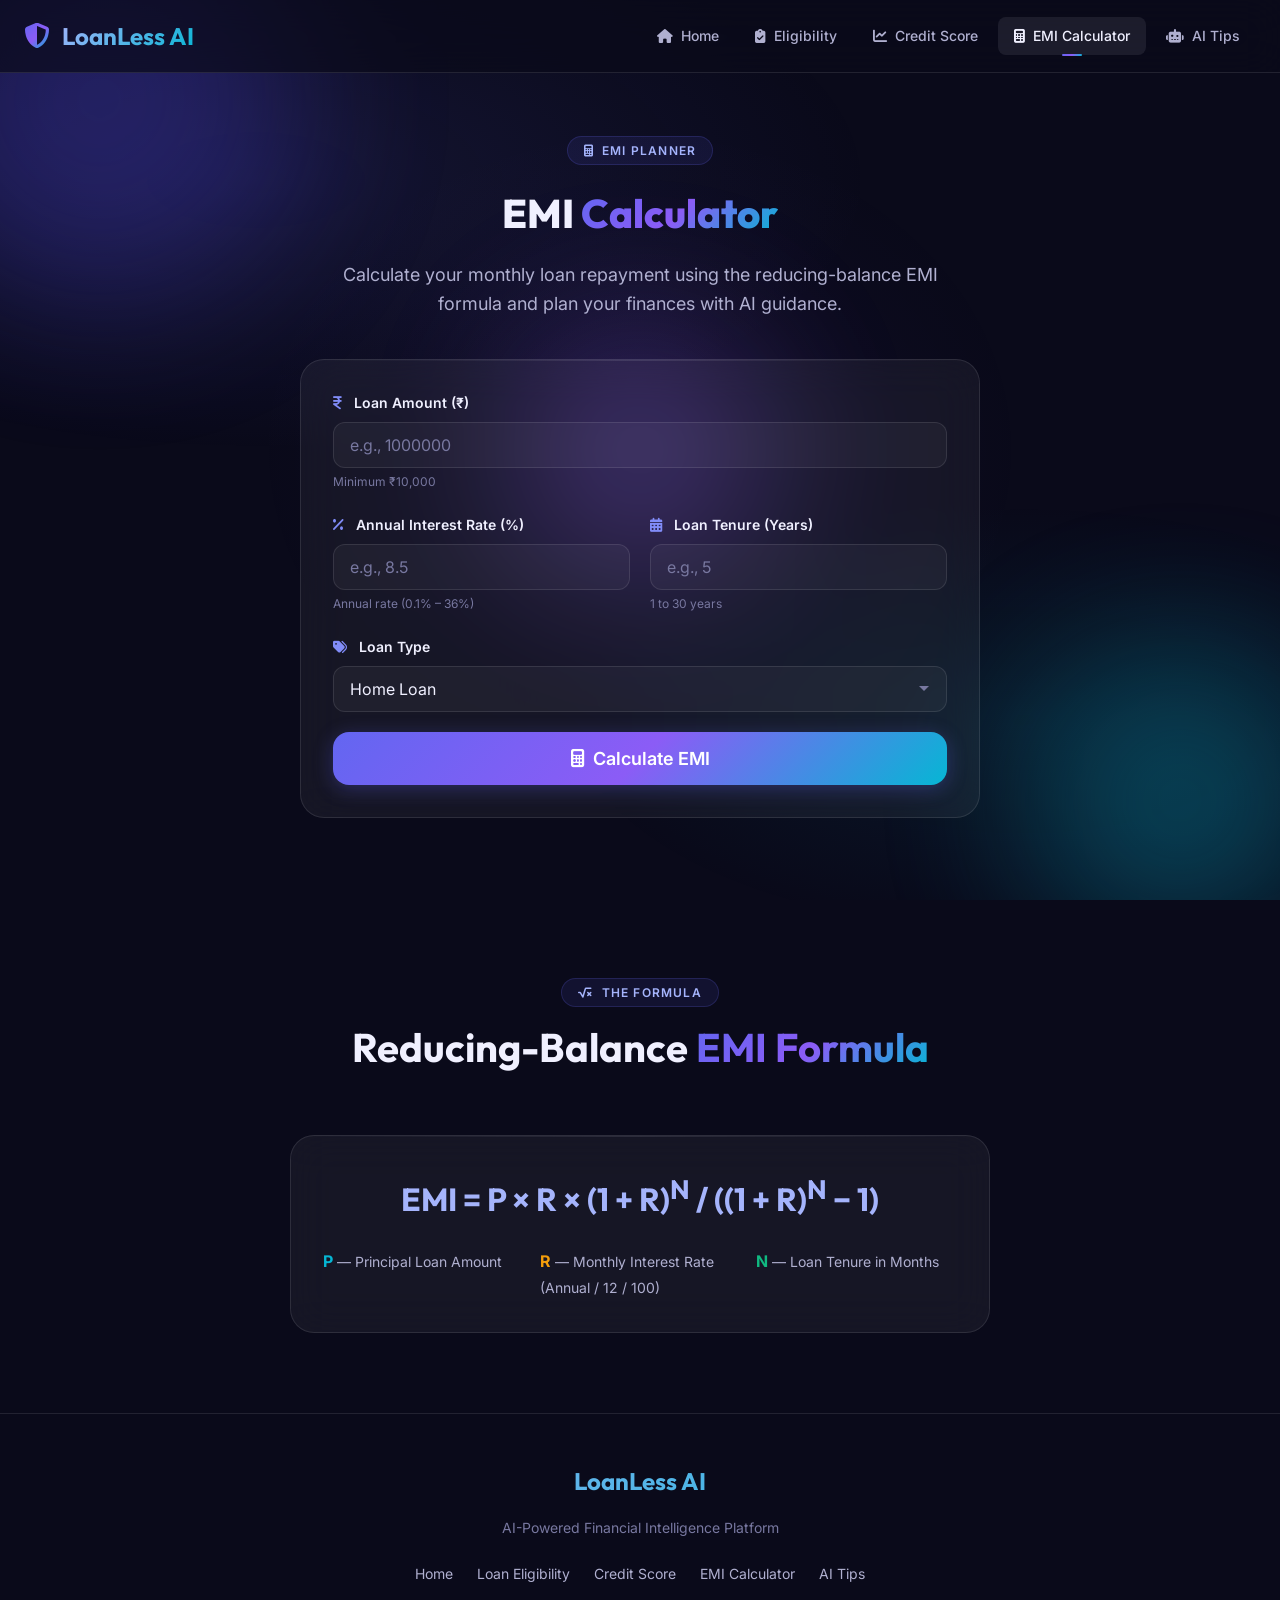
<file: emi-calculator.html>
<!DOCTYPE html>
<html lang="en">
<head>
  <meta charset="UTF-8">
  <meta name="viewport" content="width=device-width, initial-scale=1.0">
  <meta name="description" content="Calculate your monthly EMI with the reducing-balance formula. Plan loan repayments and get AI-powered optimization guidance.">
  <title>EMI Calculator — LoanLess AI</title>
  <link rel="stylesheet" href="styles.css">
  <link rel="stylesheet" href="https://cdnjs.cloudflare.com/ajax/libs/font-awesome/6.5.1/css/all.min.css">
</head>
<body>

  <div class="bg-orbs">
    <div class="orb orb-1"></div>
    <div class="orb orb-2"></div>
    <div class="orb orb-3"></div>
  </div>

  <!-- Navigation -->
  <nav class="navbar" id="navbar">
    <div class="nav-container">
      <a href="index.html" class="nav-logo">
        <i class="fas fa-shield-halved"></i>
        <span>LoanLess AI</span>
      </a>
      <ul class="nav-links" id="navLinks">
        <li><a href="index.html"><i class="fas fa-home"></i> Home</a></li>
        <li><a href="eligibility.html"><i class="fas fa-clipboard-check"></i> Eligibility</a></li>
        <li><a href="credit-score.html"><i class="fas fa-chart-line"></i> Credit Score</a></li>
        <li><a href="emi-calculator.html" class="active"><i class="fas fa-calculator"></i> EMI Calculator</a></li>
        <li><a href="ai-tips.html"><i class="fas fa-robot"></i> AI Tips</a></li>
      </ul>
      <button class="nav-toggle" id="navToggle" aria-label="Toggle navigation">
        <span></span><span></span><span></span>
      </button>
    </div>
  </nav>

  <main class="main-content">

    <div class="page-header">
      <span class="section-label"><i class="fas fa-calculator"></i> EMI Planner</span>
      <h1>EMI <span class="text-gradient">Calculator</span></h1>
      <p>Calculate your monthly loan repayment using the reducing-balance EMI formula and plan your finances with AI guidance.</p>
    </div>

    <section class="section" style="padding-top: 0;">
      <div class="form-container">
        <div class="glass-card">
          <form id="emiForm" novalidate>
            <div class="form-group">
              <label class="form-label" for="loanAmount">
                <i class="fas fa-indian-rupee-sign"></i> Loan Amount (₹)
              </label>
              <input type="number" class="form-input" id="loanAmount" placeholder="e.g., 1000000" min="10000" required>
              <span class="form-hint">Minimum ₹10,000</span>
            </div>

            <div class="form-row">
              <div class="form-group">
                <label class="form-label" for="interestRate">
                  <i class="fas fa-percent"></i> Annual Interest Rate (%)
                </label>
                <input type="number" class="form-input" id="interestRate" placeholder="e.g., 8.5" min="0.1" max="36" step="0.1" required>
                <span class="form-hint">Annual rate (0.1% – 36%)</span>
              </div>
              <div class="form-group">
                <label class="form-label" for="loanTenure">
                  <i class="fas fa-calendar-days"></i> Loan Tenure (Years)
                </label>
                <input type="number" class="form-input" id="loanTenure" placeholder="e.g., 5" min="1" max="30" required>
                <span class="form-hint">1 to 30 years</span>
              </div>
            </div>

            <div class="form-group">
              <label class="form-label" for="loanType">
                <i class="fas fa-tags"></i> Loan Type
              </label>
              <select class="form-input" id="loanType">
                <option value="home">Home Loan</option>
                <option value="personal">Personal Loan</option>
                <option value="car">Car / Auto Loan</option>
                <option value="education">Education Loan</option>
                <option value="business">Business Loan</option>
              </select>
            </div>

            <button type="submit" class="btn btn-primary btn-lg" style="width: 100%; justify-content: center;">
              <i class="fas fa-calculator"></i> Calculate EMI
            </button>
          </form>
        </div>

        <!-- EMI Result -->
        <div class="result-panel" id="emiResult">
          <div class="result-card neutral">
            <div class="result-header" style="justify-content: center;">
              <div style="text-align: center;">
                <div class="result-subtitle">Your Monthly EMI</div>
                <div class="result-title text-gradient" id="emiValue" style="font-size: var(--fs-4xl);"></div>
              </div>
            </div>

            <div class="emi-breakdown">
              <div class="emi-item">
                <div class="emi-item-label">Principal</div>
                <div class="emi-item-value text-info" id="emiPrincipal"></div>
              </div>
              <div class="emi-item">
                <div class="emi-item-label">Total Interest</div>
                <div class="emi-item-value text-warning" id="emiInterest"></div>
              </div>
              <div class="emi-item">
                <div class="emi-item-label">Total Payment</div>
                <div class="emi-item-value text-primary" id="emiTotal"></div>
              </div>
            </div>

            <!-- Visual Ratio Bar -->
            <div style="margin: var(--space-6) 0;">
              <div style="display: flex; justify-content: space-between; margin-bottom: var(--space-2);">
                <span style="font-size: var(--fs-xs); color: var(--accent-cyan);">● Principal</span>
                <span style="font-size: var(--fs-xs); color: var(--accent-amber);">● Interest</span>
              </div>
              <div style="display: flex; height: 12px; border-radius: var(--radius-full); overflow: hidden; background: rgba(255,255,255,0.05);">
                <div id="principalBar" style="background: linear-gradient(90deg, #06b6d4, #818cf8); transition: width 1s ease-out; border-radius: var(--radius-full) 0 0 var(--radius-full);"></div>
                <div id="interestBar" style="background: linear-gradient(90deg, #f59e0b, #f43f5e); transition: width 1s ease-out; border-radius: 0 var(--radius-full) var(--radius-full) 0;"></div>
              </div>
              <div style="display: flex; justify-content: space-between; margin-top: var(--space-1);">
                <span style="font-size: var(--fs-xs); color: var(--text-muted);" id="principalPercent"></span>
                <span style="font-size: var(--fs-xs); color: var(--text-muted);" id="interestPercent"></span>
              </div>
            </div>

            <div class="result-details" id="emiDetails">
              <!-- Dynamically populated -->
            </div>

            <!-- AI Analysis -->
            <div class="ai-response" id="emiAiAnalysis">
              <div class="ai-response-header">
                <span class="ai-badge"><i class="fas fa-wand-magic-sparkles"></i> AI EMI Advisor</span>
              </div>
              <div class="ai-response-content" id="emiAiContent">
                <div class="ai-loading">
                  <div class="spinner"></div>
                  Generating EMI optimization tips...
                </div>
              </div>
            </div>
          </div>
        </div>
      </div>
    </section>

    <!-- EMI Formula Section -->
    <section class="section">
      <div class="section-header animate-on-scroll">
        <span class="section-label"><i class="fas fa-square-root-variable"></i> The Formula</span>
        <h2 class="section-title">Reducing-Balance <span class="text-gradient">EMI Formula</span></h2>
      </div>

      <div class="glass-card animate-on-scroll" style="max-width: 700px; margin: 0 auto; text-align: center;">
        <div style="font-family: var(--font-primary); font-size: var(--fs-2xl); font-weight: 700; margin-bottom: var(--space-6); color: var(--primary-300);">
          EMI = P × R × (1 + R)<sup>N</sup> / ((1 + R)<sup>N</sup> − 1)
        </div>
        <div style="display: grid; grid-template-columns: repeat(auto-fit, minmax(180px, 1fr)); gap: var(--space-4); text-align: left;">
          <div>
            <strong style="color: var(--accent-cyan);">P</strong>
            <span style="color: var(--text-secondary); font-size: var(--fs-sm);"> — Principal Loan Amount</span>
          </div>
          <div>
            <strong style="color: var(--accent-amber);">R</strong>
            <span style="color: var(--text-secondary); font-size: var(--fs-sm);"> — Monthly Interest Rate (Annual / 12 / 100)</span>
          </div>
          <div>
            <strong style="color: var(--accent-emerald);">N</strong>
            <span style="color: var(--text-secondary); font-size: var(--fs-sm);"> — Loan Tenure in Months</span>
          </div>
        </div>
      </div>
    </section>

  </main>

  <footer class="footer">
    <div class="footer-content">
      <div class="footer-logo">LoanLess AI</div>
      <p class="footer-text">AI-Powered Financial Intelligence Platform</p>
      <div class="footer-links">
        <a href="index.html">Home</a>
        <a href="eligibility.html">Loan Eligibility</a>
        <a href="credit-score.html">Credit Score</a>
        <a href="emi-calculator.html">EMI Calculator</a>
        <a href="ai-tips.html">AI Tips</a>
      </div>
    </div>
  </footer>

  <script src="script.js"></script>
</body>
</html>
</file>
<file: styles.css>
/* ============================================
   AI LOAN ELIGIBILITY CHECKER — Design System
   Glassmorphism + Fintech Premium UI
   ============================================ */

/* ---------- Google Fonts ---------- */
@import url('https://fonts.googleapis.com/css2?family=Inter:wght@300;400;500;600;700;800;900&family=Outfit:wght@300;400;500;600;700;800&display=swap');

/* ---------- CSS Custom Properties ---------- */
:root {
  /* Primary Palette */
  --primary-50: #eef2ff;
  --primary-100: #e0e7ff;
  --primary-200: #c7d2fe;
  --primary-300: #a5b4fc;
  --primary-400: #818cf8;
  --primary-500: #6366f1;
  --primary-600: #4f46e5;
  --primary-700: #4338ca;
  --primary-800: #3730a3;
  --primary-900: #312e81;

  /* Accent Colors */
  --accent-cyan: #06b6d4;
  --accent-emerald: #10b981;
  --accent-amber: #f59e0b;
  --accent-rose: #f43f5e;
  --accent-violet: #8b5cf6;

  /* Neutral / Dark Palette */
  --dark-950: #0a0a1a;
  --dark-900: #0f0f23;
  --dark-800: #1a1a2e;
  --dark-700: #252540;
  --dark-600: #2d2d4a;
  --dark-500: #3a3a5c;
  --dark-400: #52527a;
  --dark-300: #7878a0;
  --dark-200: #a0a0c0;
  --dark-100: #c8c8e0;

  /* Text */
  --text-primary: #f0f0ff;
  --text-secondary: #b0b0d0;
  --text-muted: #7878a0;
  --text-accent: #a5b4fc;

  /* Glass */
  --glass-bg: rgba(255, 255, 255, 0.05);
  --glass-bg-hover: rgba(255, 255, 255, 0.08);
  --glass-border: rgba(255, 255, 255, 0.1);
  --glass-border-hover: rgba(255, 255, 255, 0.18);
  --glass-shadow: 0 8px 32px rgba(0, 0, 0, 0.3);
  --glass-shadow-hover: 0 12px 48px rgba(0, 0, 0, 0.4);
  --glass-blur: blur(20px);

  /* Gradients */
  --gradient-primary: linear-gradient(135deg, #6366f1 0%, #8b5cf6 50%, #06b6d4 100%);
  --gradient-hero: linear-gradient(135deg, #0a0a1a 0%, #1a1a2e 30%, #0f0f23 100%);
  --gradient-card: linear-gradient(135deg, rgba(99, 102, 241, 0.1) 0%, rgba(139, 92, 246, 0.05) 100%);
  --gradient-success: linear-gradient(135deg, #10b981 0%, #06b6d4 100%);
  --gradient-danger: linear-gradient(135deg, #f43f5e 0%, #f59e0b 100%);
  --gradient-text: linear-gradient(135deg, #a5b4fc 0%, #06b6d4 100%);
  --gradient-glow: radial-gradient(circle at 50% 50%, rgba(99, 102, 241, 0.15) 0%, transparent 70%);

  /* Typography */
  --font-primary: 'Outfit', sans-serif;
  --font-secondary: 'Inter', sans-serif;
  --fs-xs: 0.75rem;
  --fs-sm: 0.875rem;
  --fs-base: 1rem;
  --fs-md: 1.125rem;
  --fs-lg: 1.25rem;
  --fs-xl: 1.5rem;
  --fs-2xl: 2rem;
  --fs-3xl: 2.5rem;
  --fs-4xl: 3rem;
  --fs-5xl: 3.75rem;
  --fs-hero: clamp(2.5rem, 5vw, 4.5rem);

  /* Spacing */
  --space-1: 0.25rem;
  --space-2: 0.5rem;
  --space-3: 0.75rem;
  --space-4: 1rem;
  --space-5: 1.25rem;
  --space-6: 1.5rem;
  --space-8: 2rem;
  --space-10: 2.5rem;
  --space-12: 3rem;
  --space-16: 4rem;
  --space-20: 5rem;
  --space-24: 6rem;

  /* Border Radius */
  --radius-sm: 8px;
  --radius-md: 12px;
  --radius-lg: 16px;
  --radius-xl: 24px;
  --radius-2xl: 32px;
  --radius-full: 9999px;

  /* Transitions */
  --transition-fast: 150ms ease;
  --transition-base: 250ms ease;
  --transition-slow: 400ms cubic-bezier(0.4, 0, 0.2, 1);
  --transition-bounce: 500ms cubic-bezier(0.34, 1.56, 0.64, 1);
}

/* ---------- Reset ---------- */
*,
*::before,
*::after {
  margin: 0;
  padding: 0;
  box-sizing: border-box;
}

html {
  scroll-behavior: smooth;
  -webkit-font-smoothing: antialiased;
  -moz-osx-font-smoothing: grayscale;
}

body {
  font-family: var(--font-secondary);
  background: var(--dark-950);
  color: var(--text-primary);
  line-height: 1.6;
  min-height: 100vh;
  overflow-x: hidden;
  position: relative;
}

/* ---------- Animated Background ---------- */
body::before {
  content: '';
  position: fixed;
  top: 0;
  left: 0;
  width: 100%;
  height: 100%;
  background:
    radial-gradient(ellipse 80% 50% at 20% 20%, rgba(99, 102, 241, 0.12) 0%, transparent 60%),
    radial-gradient(ellipse 60% 40% at 80% 80%, rgba(6, 182, 212, 0.08) 0%, transparent 60%),
    radial-gradient(ellipse 50% 60% at 50% 50%, rgba(139, 92, 246, 0.06) 0%, transparent 60%);
  z-index: 0;
  pointer-events: none;
  animation: bgPulse 12s ease-in-out infinite alternate;
}

@keyframes bgPulse {
  0% { opacity: 0.8; transform: scale(1); }
  100% { opacity: 1; transform: scale(1.05); }
}

/* ---------- Floating Orbs ---------- */
.bg-orbs {
  position: fixed;
  top: 0; left: 0;
  width: 100%; height: 100%;
  z-index: 0;
  pointer-events: none;
  overflow: hidden;
}

.orb {
  position: absolute;
  border-radius: 50%;
  filter: blur(80px);
  opacity: 0.3;
  animation: orbFloat 20s ease-in-out infinite;
}

.orb-1 {
  width: 400px; height: 400px;
  background: var(--primary-600);
  top: -100px; left: -100px;
  animation-delay: 0s;
  animation-duration: 18s;
}

.orb-2 {
  width: 300px; height: 300px;
  background: var(--accent-cyan);
  bottom: -50px; right: -50px;
  animation-delay: -5s;
  animation-duration: 22s;
}

.orb-3 {
  width: 250px; height: 250px;
  background: var(--accent-violet);
  top: 50%; left: 50%;
  transform: translate(-50%, -50%);
  animation-delay: -10s;
  animation-duration: 25s;
}

@keyframes orbFloat {
  0%, 100% { transform: translate(0, 0) scale(1); }
  25% { transform: translate(30px, -40px) scale(1.1); }
  50% { transform: translate(-20px, 30px) scale(0.95); }
  75% { transform: translate(40px, 20px) scale(1.05); }
}

/* ---------- Navigation ---------- */
.navbar {
  position: fixed;
  top: 0;
  left: 0;
  width: 100%;
  z-index: 1000;
  background: rgba(10, 10, 26, 0.7);
  backdrop-filter: var(--glass-blur);
  -webkit-backdrop-filter: var(--glass-blur);
  border-bottom: 1px solid var(--glass-border);
  transition: var(--transition-base);
}

.navbar.scrolled {
  background: rgba(10, 10, 26, 0.92);
  box-shadow: 0 4px 30px rgba(0, 0, 0, 0.3);
}

.nav-container {
  max-width: 1280px;
  margin: 0 auto;
  padding: 0 var(--space-6);
  display: flex;
  align-items: center;
  justify-content: space-between;
  height: 72px;
}

.nav-logo {
  display: flex;
  align-items: center;
  gap: var(--space-3);
  text-decoration: none;
  font-family: var(--font-primary);
  font-weight: 700;
  font-size: var(--fs-xl);
  color: var(--text-primary);
  transition: var(--transition-base);
}

.nav-logo:hover {
  color: var(--primary-300);
}

.nav-logo i {
  font-size: 1.6rem;
  background: var(--gradient-primary);
  -webkit-background-clip: text;
  -webkit-text-fill-color: transparent;
  background-clip: text;
}

.nav-logo span {
  background: var(--gradient-text);
  -webkit-background-clip: text;
  -webkit-text-fill-color: transparent;
  background-clip: text;
}

.nav-links {
  display: flex;
  align-items: center;
  gap: var(--space-1);
  list-style: none;
}

.nav-links a {
  display: flex;
  align-items: center;
  gap: var(--space-2);
  padding: var(--space-2) var(--space-4);
  text-decoration: none;
  color: var(--text-secondary);
  font-size: var(--fs-sm);
  font-weight: 500;
  border-radius: var(--radius-sm);
  transition: var(--transition-base);
  position: relative;
}

.nav-links a:hover,
.nav-links a.active {
  color: var(--text-primary);
  background: var(--glass-bg-hover);
}

.nav-links a.active::after {
  content: '';
  position: absolute;
  bottom: -1px;
  left: 50%;
  transform: translateX(-50%);
  width: 20px;
  height: 2px;
  background: var(--gradient-primary);
  border-radius: var(--radius-full);
}

/* Mobile Menu Toggle */
.nav-toggle {
  display: none;
  flex-direction: column;
  gap: 5px;
  cursor: pointer;
  padding: var(--space-2);
  background: none;
  border: none;
}

.nav-toggle span {
  width: 24px;
  height: 2px;
  background: var(--text-primary);
  border-radius: 2px;
  transition: var(--transition-base);
}

/* ---------- Main Content Wrapper ---------- */
.main-content {
  position: relative;
  z-index: 1;
  padding-top: 72px;
}

/* ---------- Hero Section ---------- */
.hero {
  min-height: calc(100vh - 72px);
  display: flex;
  align-items: center;
  justify-content: center;
  text-align: center;
  padding: var(--space-16) var(--space-6);
  position: relative;
  overflow: hidden;
}

.hero-content {
  max-width: 800px;
  animation: fadeInUp 0.8s ease-out;
}

.hero-badge {
  display: inline-flex;
  align-items: center;
  gap: var(--space-2);
  padding: var(--space-2) var(--space-5);
  background: var(--glass-bg);
  border: 1px solid var(--glass-border);
  border-radius: var(--radius-full);
  font-size: var(--fs-sm);
  color: var(--text-accent);
  margin-bottom: var(--space-8);
  backdrop-filter: var(--glass-blur);
}

.hero-badge .pulse-dot {
  width: 8px;
  height: 8px;
  border-radius: 50%;
  background: var(--accent-emerald);
  animation: pulse 2s ease-in-out infinite;
}

@keyframes pulse {
  0%, 100% { opacity: 1; transform: scale(1); }
  50% { opacity: 0.5; transform: scale(1.3); }
}

.hero h1 {
  font-family: var(--font-primary);
  font-size: var(--fs-hero);
  font-weight: 800;
  line-height: 1.1;
  margin-bottom: var(--space-6);
  letter-spacing: -0.02em;
}

.hero h1 .gradient-text {
  background: var(--gradient-primary);
  -webkit-background-clip: text;
  -webkit-text-fill-color: transparent;
  background-clip: text;
}

.hero p {
  font-size: var(--fs-lg);
  color: var(--text-secondary);
  max-width: 600px;
  margin: 0 auto var(--space-10);
  line-height: 1.7;
}

.hero-actions {
  display: flex;
  align-items: center;
  justify-content: center;
  gap: var(--space-4);
  flex-wrap: wrap;
}

/* ---------- Buttons ---------- */
.btn {
  display: inline-flex;
  align-items: center;
  gap: var(--space-2);
  padding: var(--space-3) var(--space-6);
  border-radius: var(--radius-md);
  font-family: var(--font-secondary);
  font-size: var(--fs-base);
  font-weight: 600;
  text-decoration: none;
  border: none;
  cursor: pointer;
  transition: var(--transition-base);
  position: relative;
  overflow: hidden;
}

.btn-primary {
  background: var(--gradient-primary);
  color: white;
  box-shadow: 0 4px 20px rgba(99, 102, 241, 0.3);
}

.btn-primary:hover {
  transform: translateY(-2px);
  box-shadow: 0 8px 30px rgba(99, 102, 241, 0.5);
}

.btn-primary:active {
  transform: translateY(0);
}

.btn-secondary {
  background: var(--glass-bg);
  color: var(--text-primary);
  border: 1px solid var(--glass-border);
  backdrop-filter: var(--glass-blur);
}

.btn-secondary:hover {
  background: var(--glass-bg-hover);
  border-color: var(--glass-border-hover);
  transform: translateY(-2px);
}

.btn-lg {
  padding: var(--space-4) var(--space-8);
  font-size: var(--fs-md);
  border-radius: var(--radius-lg);
}

/* Button shimmer */
.btn-primary::after {
  content: '';
  position: absolute;
  top: 0;
  left: -100%;
  width: 100%;
  height: 100%;
  background: linear-gradient(90deg, transparent, rgba(255,255,255,0.15), transparent);
  transition: 0.5s;
}

.btn-primary:hover::after {
  left: 100%;
}

/* ---------- Section Styles ---------- */
.section {
  padding: var(--space-20) var(--space-6);
  position: relative;
  z-index: 1;
}

.section-header {
  text-align: center;
  max-width: 700px;
  margin: 0 auto var(--space-16);
}

.section-label {
  display: inline-flex;
  align-items: center;
  gap: var(--space-2);
  padding: var(--space-1) var(--space-4);
  background: rgba(99, 102, 241, 0.1);
  border: 1px solid rgba(99, 102, 241, 0.2);
  border-radius: var(--radius-full);
  font-size: var(--fs-xs);
  font-weight: 600;
  color: var(--primary-300);
  text-transform: uppercase;
  letter-spacing: 0.1em;
  margin-bottom: var(--space-4);
}

.section-title {
  font-family: var(--font-primary);
  font-size: var(--fs-3xl);
  font-weight: 700;
  margin-bottom: var(--space-4);
  line-height: 1.2;
}

.section-subtitle {
  font-size: var(--fs-md);
  color: var(--text-secondary);
  line-height: 1.6;
}

/* ---------- Glass Cards ---------- */
.glass-card {
  background: var(--glass-bg);
  backdrop-filter: var(--glass-blur);
  -webkit-backdrop-filter: var(--glass-blur);
  border: 1px solid var(--glass-border);
  border-radius: var(--radius-xl);
  padding: var(--space-8);
  transition: var(--transition-slow);
  position: relative;
  overflow: hidden;
}

.glass-card::before {
  content: '';
  position: absolute;
  top: 0;
  left: 0;
  right: 0;
  height: 1px;
  background: linear-gradient(90deg, transparent, rgba(255,255,255,0.1), transparent);
}

.glass-card:hover {
  background: var(--glass-bg-hover);
  border-color: var(--glass-border-hover);
  transform: translateY(-4px);
  box-shadow: var(--glass-shadow-hover);
}

/* ---------- Feature Cards ---------- */
.features-grid {
  display: grid;
  grid-template-columns: repeat(auto-fit, minmax(280px, 1fr));
  gap: var(--space-6);
  max-width: 1200px;
  margin: 0 auto;
}

.feature-card {
  padding: var(--space-8);
  text-align: left;
}

.feature-icon {
  width: 56px;
  height: 56px;
  border-radius: var(--radius-lg);
  display: flex;
  align-items: center;
  justify-content: center;
  font-size: 1.4rem;
  margin-bottom: var(--space-5);
  position: relative;
}

.feature-icon.icon-indigo {
  background: rgba(99, 102, 241, 0.15);
  color: var(--primary-400);
}

.feature-icon.icon-cyan {
  background: rgba(6, 182, 212, 0.15);
  color: var(--accent-cyan);
}

.feature-icon.icon-emerald {
  background: rgba(16, 185, 129, 0.15);
  color: var(--accent-emerald);
}

.feature-icon.icon-amber {
  background: rgba(245, 158, 11, 0.15);
  color: var(--accent-amber);
}

.feature-icon.icon-rose {
  background: rgba(244, 63, 94, 0.15);
  color: var(--accent-rose);
}

.feature-icon.icon-violet {
  background: rgba(139, 92, 246, 0.15);
  color: var(--accent-violet);
}

.feature-card h3 {
  font-family: var(--font-primary);
  font-size: var(--fs-lg);
  font-weight: 600;
  margin-bottom: var(--space-3);
}

.feature-card p {
  color: var(--text-secondary);
  font-size: var(--fs-sm);
  line-height: 1.7;
}

/* ---------- Stats Section ---------- */
.stats-grid {
  display: grid;
  grid-template-columns: repeat(4, 1fr);
  gap: var(--space-6);
  max-width: 1000px;
  margin: 0 auto;
}

.stat-item {
  text-align: center;
  padding: var(--space-6);
}

.stat-number {
  font-family: var(--font-primary);
  font-size: var(--fs-4xl);
  font-weight: 800;
  background: var(--gradient-primary);
  -webkit-background-clip: text;
  -webkit-text-fill-color: transparent;
  background-clip: text;
  margin-bottom: var(--space-2);
}

.stat-label {
  color: var(--text-secondary);
  font-size: var(--fs-sm);
  font-weight: 500;
}

/* ---------- Form Styles ---------- */
.form-container {
  max-width: 680px;
  margin: 0 auto;
}

.form-group {
  margin-bottom: var(--space-5);
}

.form-label {
  display: block;
  font-size: var(--fs-sm);
  font-weight: 600;
  color: var(--text-primary);
  margin-bottom: var(--space-2);
}

.form-label i {
  margin-right: var(--space-2);
  color: var(--primary-400);
}

.form-input {
  width: 100%;
  padding: var(--space-3) var(--space-4);
  background: rgba(255, 255, 255, 0.04);
  border: 1px solid var(--glass-border);
  border-radius: var(--radius-md);
  font-family: var(--font-secondary);
  font-size: var(--fs-base);
  color: var(--text-primary);
  transition: var(--transition-base);
  outline: none;
}

.form-input::placeholder {
  color: var(--text-muted);
}

.form-input:focus {
  border-color: var(--primary-500);
  background: rgba(99, 102, 241, 0.05);
  box-shadow: 0 0 0 3px rgba(99, 102, 241, 0.1);
}

.form-input:hover {
  border-color: var(--glass-border-hover);
}

.form-row {
  display: grid;
  grid-template-columns: 1fr 1fr;
  gap: var(--space-5);
}

.form-hint {
  font-size: var(--fs-xs);
  color: var(--text-muted);
  margin-top: var(--space-1);
}

select.form-input {
  appearance: none;
  background-image: url("data:image/svg+xml,%3Csvg xmlns='http://www.w3.org/2000/svg' width='12' height='12' viewBox='0 0 12 12'%3E%3Cpath fill='%237878a0' d='M6 8L1 3h10z'/%3E%3C/svg%3E");
  background-repeat: no-repeat;
  background-position: right 16px center;
  padding-right: 40px;
}

/* ---------- Result Panel ---------- */
.result-panel {
  display: none;
  margin-top: var(--space-8);
  animation: slideUp 0.5s ease-out;
}

.result-panel.visible {
  display: block;
}

.result-card {
  padding: var(--space-8);
  border-radius: var(--radius-xl);
  position: relative;
  overflow: hidden;
}

.result-card.approved {
  background: linear-gradient(135deg, rgba(16, 185, 129, 0.1), rgba(6, 182, 212, 0.05));
  border: 1px solid rgba(16, 185, 129, 0.25);
}

.result-card.rejected {
  background: linear-gradient(135deg, rgba(244, 63, 94, 0.1), rgba(245, 158, 11, 0.05));
  border: 1px solid rgba(244, 63, 94, 0.25);
}

.result-card.neutral {
  background: var(--gradient-card);
  border: 1px solid var(--glass-border);
}

.result-header {
  display: flex;
  align-items: center;
  gap: var(--space-4);
  margin-bottom: var(--space-6);
}

.result-status-icon {
  width: 56px;
  height: 56px;
  border-radius: var(--radius-lg);
  display: flex;
  align-items: center;
  justify-content: center;
  font-size: 1.5rem;
}

.result-status-icon.success {
  background: rgba(16, 185, 129, 0.2);
  color: var(--accent-emerald);
}

.result-status-icon.error {
  background: rgba(244, 63, 94, 0.2);
  color: var(--accent-rose);
}

.result-status-icon.info {
  background: rgba(99, 102, 241, 0.2);
  color: var(--primary-400);
}

.result-title {
  font-family: var(--font-primary);
  font-size: var(--fs-xl);
  font-weight: 700;
}

.result-subtitle {
  color: var(--text-secondary);
  font-size: var(--fs-sm);
}

.result-details {
  display: grid;
  grid-template-columns: repeat(auto-fit, minmax(180px, 1fr));
  gap: var(--space-4);
  margin-bottom: var(--space-6);
}

.result-detail-item {
  background: rgba(255, 255, 255, 0.03);
  border: 1px solid rgba(255, 255, 255, 0.06);
  border-radius: var(--radius-md);
  padding: var(--space-4);
}

.result-detail-label {
  font-size: var(--fs-xs);
  color: var(--text-muted);
  text-transform: uppercase;
  letter-spacing: 0.05em;
  margin-bottom: var(--space-1);
}

.result-detail-value {
  font-family: var(--font-primary);
  font-size: var(--fs-lg);
  font-weight: 700;
}

.result-detail-value.text-success { color: var(--accent-emerald); }
.result-detail-value.text-danger { color: var(--accent-rose); }
.result-detail-value.text-warning { color: var(--accent-amber); }
.result-detail-value.text-info { color: var(--accent-cyan); }
.result-detail-value.text-primary { color: var(--primary-400); }

/* AI Response Section */
.ai-response {
  background: rgba(139, 92, 246, 0.05);
  border: 1px solid rgba(139, 92, 246, 0.15);
  border-radius: var(--radius-lg);
  padding: var(--space-6);
  margin-top: var(--space-6);
}

.ai-response-header {
  display: flex;
  align-items: center;
  gap: var(--space-3);
  margin-bottom: var(--space-4);
}

.ai-badge {
  display: inline-flex;
  align-items: center;
  gap: var(--space-2);
  padding: var(--space-1) var(--space-3);
  background: rgba(139, 92, 246, 0.15);
  border-radius: var(--radius-full);
  font-size: var(--fs-xs);
  font-weight: 600;
  color: var(--accent-violet);
}

.ai-response-content {
  color: var(--text-secondary);
  font-size: var(--fs-sm);
  line-height: 1.8;
  white-space: pre-line;
}

.ai-loading {
  display: flex;
  align-items: center;
  gap: var(--space-3);
  color: var(--text-muted);
  font-size: var(--fs-sm);
}

.ai-loading .spinner {
  width: 18px;
  height: 18px;
  border: 2px solid rgba(139, 92, 246, 0.2);
  border-top-color: var(--accent-violet);
  border-radius: 50%;
  animation: spin 0.8s linear infinite;
}

@keyframes spin {
  to { transform: rotate(360deg); }
}

/* ---------- Page Header (for sub-pages) ---------- */
.page-header {
  padding: var(--space-16) var(--space-6) var(--space-10);
  text-align: center;
  position: relative;
}

.page-header h1 {
  font-family: var(--font-primary);
  font-size: var(--fs-3xl);
  font-weight: 800;
  margin-bottom: var(--space-4);
}

.page-header p {
  font-size: var(--fs-md);
  color: var(--text-secondary);
  max-width: 600px;
  margin: 0 auto;
}

/* ---------- Footer ---------- */
.footer {
  position: relative;
  z-index: 1;
  border-top: 1px solid var(--glass-border);
  padding: var(--space-12) var(--space-6);
  text-align: center;
}

.footer-content {
  max-width: 1200px;
  margin: 0 auto;
}

.footer-logo {
  font-family: var(--font-primary);
  font-weight: 700;
  font-size: var(--fs-xl);
  background: var(--gradient-text);
  -webkit-background-clip: text;
  -webkit-text-fill-color: transparent;
  background-clip: text;
  margin-bottom: var(--space-4);
}

.footer-text {
  color: var(--text-muted);
  font-size: var(--fs-sm);
  margin-bottom: var(--space-6);
}

.footer-links {
  display: flex;
  justify-content: center;
  gap: var(--space-6);
  flex-wrap: wrap;
}

.footer-links a {
  color: var(--text-secondary);
  text-decoration: none;
  font-size: var(--fs-sm);
  transition: var(--transition-base);
}

.footer-links a:hover {
  color: var(--primary-300);
}

/* ---------- Credit Score Gauge ---------- */
.gauge-container {
  display: flex;
  justify-content: center;
  margin: var(--space-6) 0;
}

.gauge {
  width: 220px;
  height: 120px;
  position: relative;
}

.gauge-fill {
  transition: stroke-dashoffset 1.5s ease-out;
}

.gauge-label {
  position: absolute;
  bottom: 0;
  left: 50%;
  transform: translateX(-50%);
  text-align: center;
}

.gauge-value {
  font-family: var(--font-primary);
  font-size: var(--fs-3xl);
  font-weight: 800;
  display: block;
}

.gauge-text {
  font-size: var(--fs-xs);
  color: var(--text-muted);
  text-transform: uppercase;
  letter-spacing: 0.1em;
}

/* ---------- EMI Breakdown ---------- */
.emi-breakdown {
  display: grid;
  grid-template-columns: repeat(3, 1fr);
  gap: var(--space-4);
  margin: var(--space-6) 0;
}

.emi-item {
  text-align: center;
  padding: var(--space-5);
  background: rgba(255, 255, 255, 0.03);
  border: 1px solid rgba(255, 255, 255, 0.06);
  border-radius: var(--radius-lg);
}

.emi-item-label {
  font-size: var(--fs-xs);
  color: var(--text-muted);
  text-transform: uppercase;
  letter-spacing: 0.05em;
  margin-bottom: var(--space-2);
}

.emi-item-value {
  font-family: var(--font-primary);
  font-size: var(--fs-xl);
  font-weight: 700;
}

/* ---------- Tips Container ---------- */
.tips-grid {
  display: grid;
  grid-template-columns: repeat(auto-fit, minmax(320px, 1fr));
  gap: var(--space-6);
  max-width: 1200px;
  margin: 0 auto;
}

.tip-card {
  position: relative;
}

.tip-card .tip-number {
  position: absolute;
  top: -12px;
  left: 20px;
  width: 32px;
  height: 32px;
  display: flex;
  align-items: center;
  justify-content: center;
  background: var(--gradient-primary);
  border-radius: var(--radius-sm);
  font-family: var(--font-primary);
  font-size: var(--fs-sm);
  font-weight: 700;
  z-index: 2;
}

.tip-card h3 {
  font-family: var(--font-primary);
  font-size: var(--fs-md);
  font-weight: 600;
  margin-bottom: var(--space-3);
}

.tip-card p {
  color: var(--text-secondary);
  font-size: var(--fs-sm);
  line-height: 1.7;
}

/* ---------- AI Chat Interface ---------- */
.chat-container {
  max-width: 780px;
  margin: 0 auto;
}

.chat-messages {
  max-height: 500px;
  overflow-y: auto;
  padding: var(--space-4);
  margin-bottom: var(--space-4);
}

.chat-messages::-webkit-scrollbar {
  width: 6px;
}

.chat-messages::-webkit-scrollbar-track {
  background: transparent;
}

.chat-messages::-webkit-scrollbar-thumb {
  background: var(--dark-500);
  border-radius: 3px;
}

.chat-message {
  display: flex;
  gap: var(--space-3);
  margin-bottom: var(--space-4);
  animation: fadeInUp 0.3s ease-out;
}

.chat-message.user {
  flex-direction: row-reverse;
}

.chat-avatar {
  width: 36px;
  height: 36px;
  border-radius: var(--radius-sm);
  display: flex;
  align-items: center;
  justify-content: center;
  font-size: var(--fs-sm);
  flex-shrink: 0;
}

.chat-avatar.ai {
  background: rgba(139, 92, 246, 0.2);
  color: var(--accent-violet);
}

.chat-avatar.human {
  background: rgba(99, 102, 241, 0.2);
  color: var(--primary-400);
}

.chat-bubble {
  max-width: 80%;
  padding: var(--space-3) var(--space-4);
  border-radius: var(--radius-md);
  font-size: var(--fs-sm);
  line-height: 1.7;
}

.chat-message.ai .chat-bubble {
  background: rgba(255, 255, 255, 0.04);
  border: 1px solid var(--glass-border);
  color: var(--text-secondary);
}

.chat-message.user .chat-bubble {
  background: rgba(99, 102, 241, 0.15);
  border: 1px solid rgba(99, 102, 241, 0.2);
  color: var(--text-primary);
}

.chat-input-area {
  display: flex;
  gap: var(--space-3);
}

.chat-input {
  flex: 1;
  padding: var(--space-3) var(--space-4);
  background: rgba(255, 255, 255, 0.04);
  border: 1px solid var(--glass-border);
  border-radius: var(--radius-md);
  font-family: var(--font-secondary);
  font-size: var(--fs-base);
  color: var(--text-primary);
  outline: none;
  transition: var(--transition-base);
}

.chat-input:focus {
  border-color: var(--primary-500);
  box-shadow: 0 0 0 3px rgba(99, 102, 241, 0.1);
}

/* ---------- Progress Bar ---------- */
.progress-bar {
  width: 100%;
  height: 8px;
  background: rgba(255, 255, 255, 0.05);
  border-radius: var(--radius-full);
  overflow: hidden;
  margin: var(--space-3) 0;
}

.progress-fill {
  height: 100%;
  border-radius: var(--radius-full);
  transition: width 1s ease-out;
}

.progress-fill.fill-success { background: var(--gradient-success); }
.progress-fill.fill-warning { background: linear-gradient(90deg, var(--accent-amber), #fbbf24); }
.progress-fill.fill-danger { background: var(--gradient-danger); }

/* ---------- Animations ---------- */
@keyframes fadeInUp {
  from {
    opacity: 0;
    transform: translateY(20px);
  }
  to {
    opacity: 1;
    transform: translateY(0);
  }
}

@keyframes slideUp {
  from {
    opacity: 0;
    transform: translateY(40px);
  }
  to {
    opacity: 1;
    transform: translateY(0);
  }
}

@keyframes fadeIn {
  from { opacity: 0; }
  to { opacity: 1; }
}

@keyframes glowPulse {
  0%, 100% { box-shadow: 0 0 20px rgba(99, 102, 241, 0.2); }
  50% { box-shadow: 0 0 40px rgba(99, 102, 241, 0.4); }
}

.animate-on-scroll {
  opacity: 0;
  transform: translateY(30px);
  transition: opacity 0.6s ease-out, transform 0.6s ease-out;
}

.animate-on-scroll.visible {
  opacity: 1;
  transform: translateY(0);
}

/* Stagger delays */
.animate-delay-1 { transition-delay: 0.1s; }
.animate-delay-2 { transition-delay: 0.2s; }
.animate-delay-3 { transition-delay: 0.3s; }
.animate-delay-4 { transition-delay: 0.4s; }

/* ---------- Utility Classes ---------- */
.container { max-width: 1200px; margin: 0 auto; padding: 0 var(--space-6); }
.text-center { text-align: center; }
.text-gradient { background: var(--gradient-primary); -webkit-background-clip: text; -webkit-text-fill-color: transparent; background-clip: text; }
.mt-4 { margin-top: var(--space-4); }
.mt-6 { margin-top: var(--space-6); }
.mt-8 { margin-top: var(--space-8); }
.mb-4 { margin-bottom: var(--space-4); }
.mb-6 { margin-bottom: var(--space-6); }
.mb-8 { margin-bottom: var(--space-8); }

/* ---------- Notification Toast ---------- */
.toast {
  position: fixed;
  bottom: 24px;
  right: 24px;
  padding: var(--space-4) var(--space-6);
  border-radius: var(--radius-md);
  font-size: var(--fs-sm);
  font-weight: 500;
  z-index: 9999;
  display: flex;
  align-items: center;
  gap: var(--space-3);
  animation: slideInRight 0.4s ease-out;
  backdrop-filter: var(--glass-blur);
}

.toast.success {
  background: rgba(16, 185, 129, 0.15);
  border: 1px solid rgba(16, 185, 129, 0.3);
  color: var(--accent-emerald);
}

.toast.error {
  background: rgba(244, 63, 94, 0.15);
  border: 1px solid rgba(244, 63, 94, 0.3);
  color: var(--accent-rose);
}

@keyframes slideInRight {
  from { opacity: 0; transform: translateX(40px); }
  to { opacity: 1; transform: translateX(0); }
}

/* ---------- Responsive ---------- */
@media (max-width: 1024px) {
  .stats-grid {
    grid-template-columns: repeat(2, 1fr);
  }
}

@media (max-width: 768px) {
  .nav-links {
    display: none;
    position: absolute;
    top: 72px;
    left: 0;
    width: 100%;
    flex-direction: column;
    background: rgba(10, 10, 26, 0.95);
    backdrop-filter: var(--glass-blur);
    border-bottom: 1px solid var(--glass-border);
    padding: var(--space-4);
    gap: var(--space-1);
  }

  .nav-links.open {
    display: flex;
  }

  .nav-toggle {
    display: flex;
  }

  .hero h1 {
    font-size: var(--fs-3xl);
  }

  .hero p {
    font-size: var(--fs-base);
  }

  .form-row {
    grid-template-columns: 1fr;
  }

  .stats-grid {
    grid-template-columns: repeat(2, 1fr);
  }

  .emi-breakdown {
    grid-template-columns: 1fr;
  }

  .result-details {
    grid-template-columns: 1fr;
  }

  .section {
    padding: var(--space-12) var(--space-4);
  }

  .section-title {
    font-size: var(--fs-2xl);
  }

  .page-header {
    padding: var(--space-12) var(--space-4) var(--space-8);
  }

  .page-header h1 {
    font-size: var(--fs-2xl);
  }

  .hero-actions {
    flex-direction: column;
  }

  .btn-lg {
    width: 100%;
    justify-content: center;
  }
}

@media (max-width: 480px) {
  .nav-container {
    padding: 0 var(--space-4);
    height: 64px;
  }

  .hero {
    padding: var(--space-10) var(--space-4);
  }

  .glass-card {
    padding: var(--space-5);
  }

  .stats-grid {
    grid-template-columns: 1fr;
    gap: var(--space-4);
  }
}
</file>
